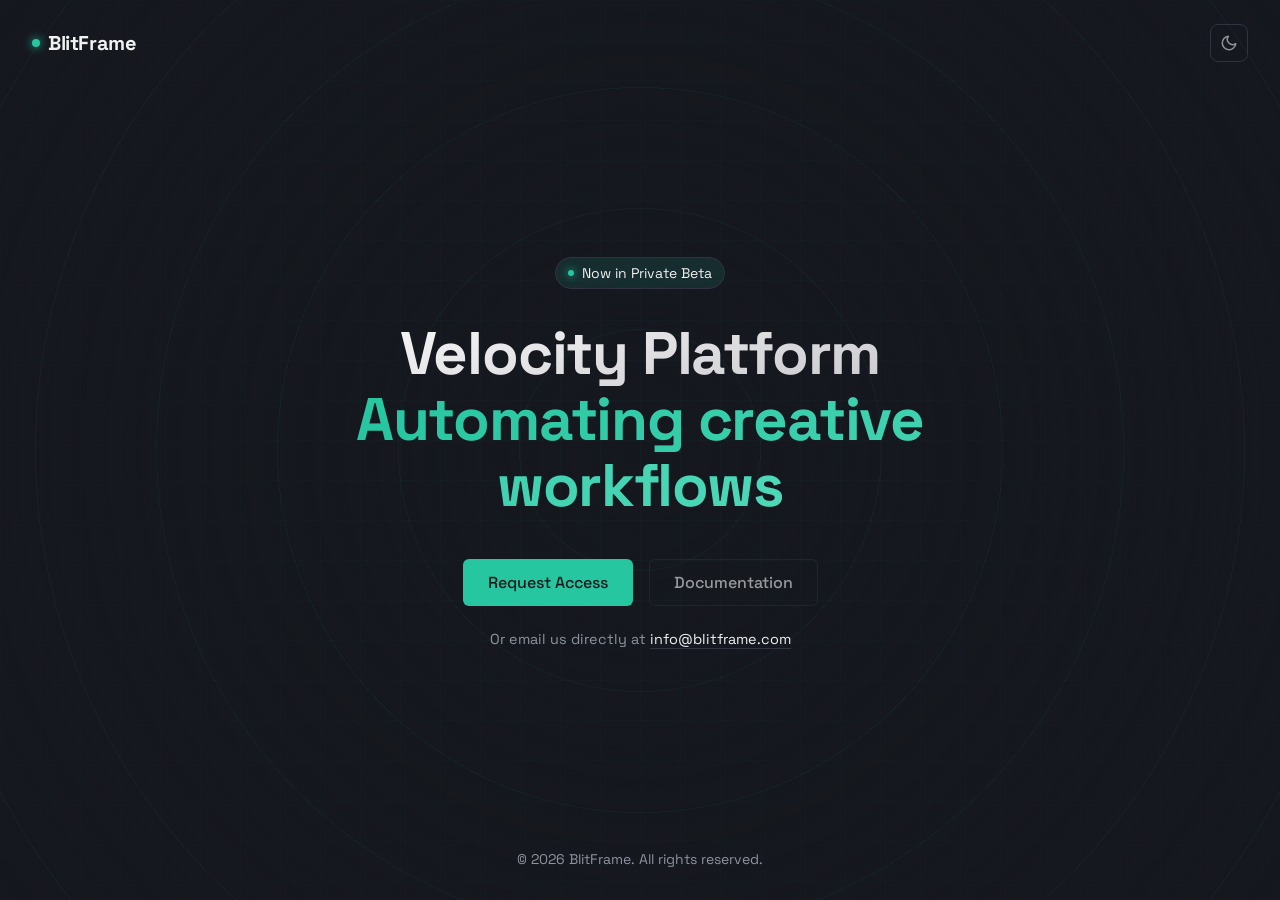
<file: index.html>
<!DOCTYPE html>
<html lang="en">

<head>
    <meta charset="UTF-8">
    <meta name="viewport" content="width=device-width, initial-scale=1.0">
    <meta name="description"
        content="Velocity - Mass Video Generation. The rendering engine for personalized video at scale.">
    <meta name="theme-color" content="#26c6a0">
    <title>Velocity | Private Beta</title>
    <!-- Theme (load early to prevent flash) -->
    <script src="theme.js"></script>
    <!-- Styles -->
    <link rel="stylesheet" href="styles.css?v=cachebust_004">
</head>

<body>
    <nav class="nav">
        <a href="#" class="logo">
            <div class="logo-dot"></div>
            BlitFrame
        </a>
        <button class="theme-toggle" onclick="toggleTheme()" aria-label="Toggle theme">
            <svg class="icon-moon" viewBox="0 0 24 24" fill="none" stroke="currentColor" stroke-width="2" stroke-linecap="round" stroke-linejoin="round"><path d="M21 12.79A9 9 0 1 1 11.21 3 7 7 0 0 0 21 12.79z"></path></svg>
            <svg class="icon-sun" viewBox="0 0 24 24" fill="none" stroke="currentColor" stroke-width="2" stroke-linecap="round" stroke-linejoin="round"><circle cx="12" cy="12" r="5"></circle><line x1="12" y1="1" x2="12" y2="3"></line><line x1="12" y1="21" x2="12" y2="23"></line><line x1="4.22" y1="4.22" x2="5.64" y2="5.64"></line><line x1="18.36" y1="18.36" x2="19.78" y2="19.78"></line><line x1="1" y1="12" x2="3" y2="12"></line><line x1="21" y1="12" x2="23" y2="12"></line><line x1="4.22" y1="19.78" x2="5.64" y2="18.36"></line><line x1="18.36" y1="5.64" x2="19.78" y2="4.22"></line></svg>
        </button>
    </nav>

    <main class="hero">
        <div class="badge">
            <div class="badge-dot"></div>
            Now in Private Beta
        </div>

        <h1>
            Velocity Platform<br>
            <span>Automating creative workflows</span>
        </h1>



        <div class="cta-group">
            <a href="#" id="openAccessBtn" class="btn btn-primary">
                Request Access
            </a>

            <!-- ENABLED DOCUMENTATION LINK (Uncomment to enable) -->
            <!-- <a href="docs.html" class="btn btn-secondary">
                Documentation
            </a> -->

            <!-- DISABLED DOCUMENTATION LINK (Comment out to enable) -->
            <a class="btn btn-secondary btn-disabled">
                Documentation
            </a>
        </div>

        <div class="contact-info">
            Or email us directly at <a href="mailto:info@blitframe.com">info@blitframe.com</a>
        </div>
    </main>


    <footer>
        &copy; 2026 BlitFrame. All rights reserved.
    </footer>

    <!-- Request Access Modal -->
    <div class="modal-backdrop" id="accessModal">
        <div class="modal">
            <button class="close-modal" id="closeModal">&times;</button>

            <div id="modalFormContent">
                <div class="modal-header">
                    <h2>Request Access</h2>
                    <p>Join the private beta waitlist.</p>
                </div>

                <!-- FORM: Replace ACTION_URL with your Formspree Endpoint -->
                <form id="accessForm" action="https://formspree.io/f/xbldwgwq" method="POST">
                    <div class="form-group">
                        <label class="form-label" for="name">Name</label>
                        <input type="text" id="name" name="name" class="form-input" required placeholder="Jane Doe">
                    </div>

                    <div class="form-group">
                        <label class="form-label" for="email">Work Email</label>
                        <input type="email" id="email" name="email" class="form-input" required
                            placeholder="jane@company.com">
                    </div>

                    <div class="form-group">
                        <label class="form-label" for="usecase">Intended Use Case</label>
                        <textarea id="usecase" name="message" class="form-input"
                            placeholder="We are building a video personalization tool for..."></textarea>
                    </div>

                    <button type="submit" class="btn btn-primary btn-block">Join Waitlist</button>
                </form>
            </div>

            <div id="modalSuccess" class="success-message">
                <span class="success-icon">✓</span>
                <h3>Request Sent!</h3>
                <p>Thanks for your interest. We'll be in touch shortly.</p>
                <button class="btn btn-secondary" onclick="closeModal()" style="margin-top: 1rem">Close</button>
            </div>
        </div>
    </div>

    <!-- Terms of Use Modal -->
    <div class="modal-backdrop" id="termsModal">
        <div class="modal">
            <div id="termsFormContent">
                <div class="modal-header">
                    <h2>Activate Access</h2>
                    <p>Please review and accept our documents to activate your API access.</p>
                </div>

                <div class="legal-links-container">
                    <a href="terms.html" target="_blank" class="legal-card">
                        <svg viewBox="0 0 24 24" fill="none" stroke="currentColor" stroke-width="2"
                            stroke-linecap="round" stroke-linejoin="round">
                            <path d="M14 2H6a2 2 0 0 0-2 2v16a2 2 0 0 0 2 2h12a2 2 0 0 0 2-2V8z"></path>
                            <polyline points="14 2 14 8 20 8"></polyline>
                            <line x1="16" y1="13" x2="8" y2="13"></line>
                            <line x1="16" y1="17" x2="8" y2="17"></line>
                            <polyline points="10 9 9 9 8 9"></polyline>
                        </svg>
                        <span>Terms of Service</span>
                        <div class="view-label">View Document</div>
                    </a>
                    <a href="privacy.html" target="_blank" class="legal-card">
                        <svg viewBox="0 0 24 24" fill="none" stroke="currentColor" stroke-width="2"
                            stroke-linecap="round" stroke-linejoin="round">
                            <path d="M12 22s8-4 8-10V5l-8-3-8 3v7c0 6 8 10 8 10z"></path>
                        </svg>
                        <span>Privacy Policy</span>
                        <div class="view-label">View Document</div>
                    </a>
                </div>

                <div class="form-group"
                    style="display: flex; align-items: flex-start; gap: 1rem; margin-bottom: 2rem; background: rgba(255,255,255,0.03); padding: 1.25rem; border-radius: 10px; border: 1px solid var(--border-color);">
                    <input type="checkbox" id="acceptTermsCheckbox"
                        style="width: 22px; height: 22px; accent-color: var(--primary); cursor: pointer; margin-top: 0.1rem; border-radius: 4px;">
                    <label for="acceptTermsCheckbox"
                        style="color: var(--text-muted); font-size: 0.9rem; line-height: 1.5; cursor: pointer;">
                        I confirm that I have read and agree to be bound by the <a href="terms.html" target="_blank"
                            style="color: var(--primary); font-weight: 500; text-decoration: none;">Terms of Service</a>
                        and the <a href="privacy.html" target="_blank"
                            style="color: var(--primary); font-weight: 500; text-decoration: none;">Privacy
                            Policy</a>.
                    </label>
                </div>

                <button id="acceptTermsBtn" class="btn btn-primary btn-block" disabled
                    style="width: 100%; height: 50px;">
                    Accept & Activate API Key
                </button>
            </div>

            <div id="termsSuccessContent" class="success-message">
                <div class="modal-header">
                    <div
                        style="width: 60px; height: 60px; background: rgba(34, 197, 94, 0.1); border-radius: 50%; display: flex; align-items: center; justify-content: center; margin: 0 auto 1.5rem; border: 1px solid rgba(34, 197, 94, 0.2);">
                        <svg viewBox="0 0 24 24" fill="none" stroke="#22c55e" stroke-width="3" stroke-linecap="round"
                            stroke-linejoin="round" style="width: 30px; height: 30px;">
                            <polyline points="20 6 9 17 4 12"></polyline>
                        </svg>
                    </div>
                    <h2>Activation Successful</h2>
                    <p>Welcome to Velocity. Copy and store your API key safely. You will not be able to retrieve it
                        again.</p>
                </div>

                <div
                    style="background: rgba(255,255,255,0.03); border: 1px solid var(--border-color); padding: 2rem; border-radius: 12px; margin: 2rem 0; position: relative; text-align: center;">
                    <div
                        style="font-size: 0.75rem; color: var(--text-muted); text-transform: uppercase; letter-spacing: 0.1em; margin-bottom: 1rem; font-weight: 600;">
                        Your Deployment API Key</div>
                    <code id="apiKeyDisplay"
                        style="font-family: monospace; color: var(--primary); font-size: 1.1rem; word-break: break-all; display: block; background: rgba(0,0,0,0.3); padding: 1.25rem; border-radius: 8px; border: 1px solid var(--code-border-color);">API_KEY_HERE</code>
                    <button onclick="copyApiKey()" class="btn btn-secondary" style="width: 100%; margin-top: 1.5rem;">
                        Copy API Key
                    </button>
                </div>

                <button class="btn btn-secondary btn-block" onclick="window.location.href='docs.html'"
                    style="padding: 1rem; border-radius: 8px;">
                    View Documentation
                </button>
            </div>
        </div>
    </div>

    <script>
        const modal = document.getElementById('accessModal');
        const openBtn = document.getElementById('openAccessBtn');
        const closeBtn = document.getElementById('closeModal');
        const form = document.getElementById('accessForm');
        const formContent = document.getElementById('modalFormContent');
        const successMsg = document.getElementById('modalSuccess');

        // Note: Replace this URL with your own Formspree Form ID
        // Currently using a placeholder ID 'xbldwgwq' just for structure
        const FORMSPREE_ENDPOINT = 'https://formspree.io/f/mqearpdn';

        function openModal(e) {
            e.preventDefault();
            modal.classList.add('active');
        }

        function closeModal() {
            modal.classList.remove('active');
            // Reset form after delay
            setTimeout(() => {
                form.reset();
                formContent.style.display = 'block';
                successMsg.style.display = 'none';
            }, 300);
        }

        openBtn.addEventListener('click', openModal);
        closeBtn.addEventListener('click', closeModal);

        // Close on backdrop click
        modal.addEventListener('click', (e) => {
            if (e.target === modal) closeModal();
        });

        // Handle Form Submission
        form.addEventListener('submit', async (e) => {
            e.preventDefault();

            // Business Email Validation
            const emailInput = document.getElementById('email');
            const email = emailInput.value.toLowerCase();
            const freeProviders = ['gmail.com', 'yahoo.com', 'hotmail.com', 'outlook.com', 'aol.com', 'icloud.com', 'protonmail.com', 'mail.com'];
            const domain = email.split('@')[1];

            if (freeProviders.includes(domain)) {
                alert("Please use a work email address (e.g. name@company.com). Free email providers are not accepted.");
                emailInput.focus();
                return;
            }

            const submitBtn = form.querySelector('button[type="submit"]');
            const originalText = submitBtn.textContent;

            submitBtn.textContent = 'Sending...';
            submitBtn.disabled = true;

            const formData = new FormData(form);

            try {
                const response = await fetch(FORMSPREE_ENDPOINT, {
                    method: 'POST',
                    body: formData,
                    headers: {
                        'Accept': 'application/json'
                    }
                });

                if (response.ok) {
                    formContent.style.display = 'none';
                    successMsg.style.display = 'block';
                } else {
                    alert("Oops! There was a problem submitting your form");
                }
            } catch (error) {
                alert("Oops! There was a problem submitting your form");
            } finally {
                submitBtn.textContent = originalText;
                submitBtn.disabled = false;
            }
        });

        // ===== Invitation Flow & Terms Acceptance =====
        const termsModal = document.getElementById('termsModal');
        const acceptTermsCheckbox = document.getElementById('acceptTermsCheckbox');
        const acceptTermsBtn = document.getElementById('acceptTermsBtn');
        const termsFormContent = document.getElementById('termsFormContent');
        const termsSuccessContent = document.getElementById('termsSuccessContent');
        const apiKeyDisplay = document.getElementById('apiKeyDisplay');

        const API_BASE_URL = 'https://api.blitframe.com';

        function copyApiKey() {
            const key = apiKeyDisplay.textContent;
            navigator.clipboard.writeText(key).then(() => {
                const copyBtn = document.querySelector('#termsSuccessContent button[onclick="copyApiKey()"]');
                const originalText = copyBtn.textContent;
                copyBtn.textContent = 'Copied!';
                setTimeout(() => copyBtn.textContent = originalText, 2000);
            });
        }

        function openTermsModal() {
            termsModal.classList.add('active');
        }

        function closeTermsModal() {
            termsModal.classList.remove('active');
            const url = new URL(window.location);
            url.searchParams.delete('token');
            url.searchParams.delete('type');
            window.history.replaceState({}, '', url);
        }

        window.addEventListener('load', () => {
            const params = new URLSearchParams(window.location.search);
            const token = params.get('token');
            const type = params.get('type');
            if (token && type === 'invite') {
                openTermsModal();
            }
        });

        acceptTermsCheckbox.addEventListener('change', () => {
            acceptTermsBtn.disabled = !acceptTermsCheckbox.checked;
        });

        acceptTermsBtn.addEventListener('click', async () => {
            const params = new URLSearchParams(window.location.search);
            const token = params.get('token');
            if (!token) return;

            const originalText = acceptTermsBtn.textContent;
            acceptTermsBtn.textContent = 'Activating...';
            acceptTermsBtn.disabled = true;

            try {
                const response = await fetch(`${API_BASE_URL}/auth/accept-terms-with-token`, {
                    method: 'POST',
                    headers: { 'Content-Type': 'application/json' },
                    body: JSON.stringify({ token })
                });

                if (response.ok) {
                    const data = await response.json();
                    apiKeyDisplay.textContent = data.apiKey;
                    termsFormContent.style.display = 'none';
                    termsSuccessContent.style.display = 'block';
                } else {
                    const data = await response.json();
                    alert(data.error || "Failed to activate access. The link may be expired.");
                    acceptTermsBtn.textContent = originalText;
                    acceptTermsBtn.disabled = false;
                }
            } catch (error) {
                alert("Connection error. Please try again later.");
                acceptTermsBtn.textContent = originalText;
                acceptTermsBtn.disabled = false;
            }
        });
    </script>
</body>

</html>
</file>
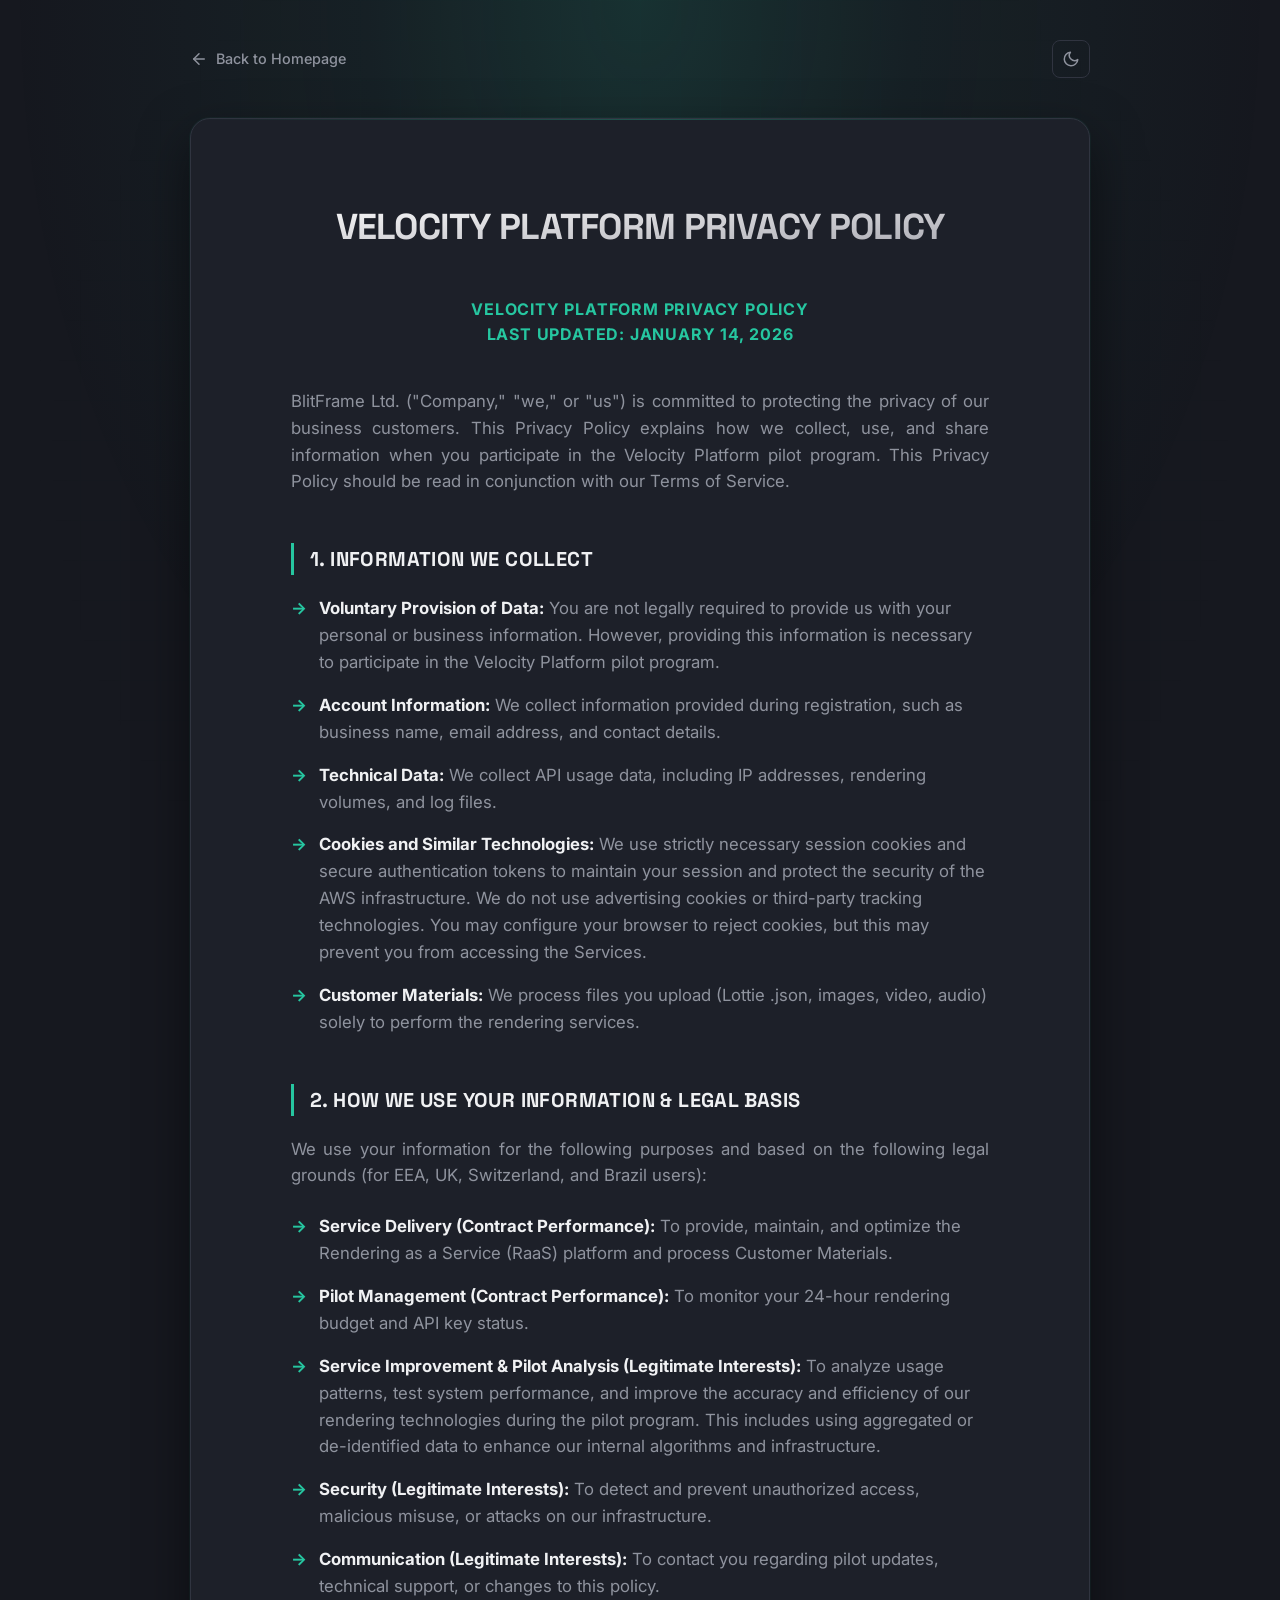
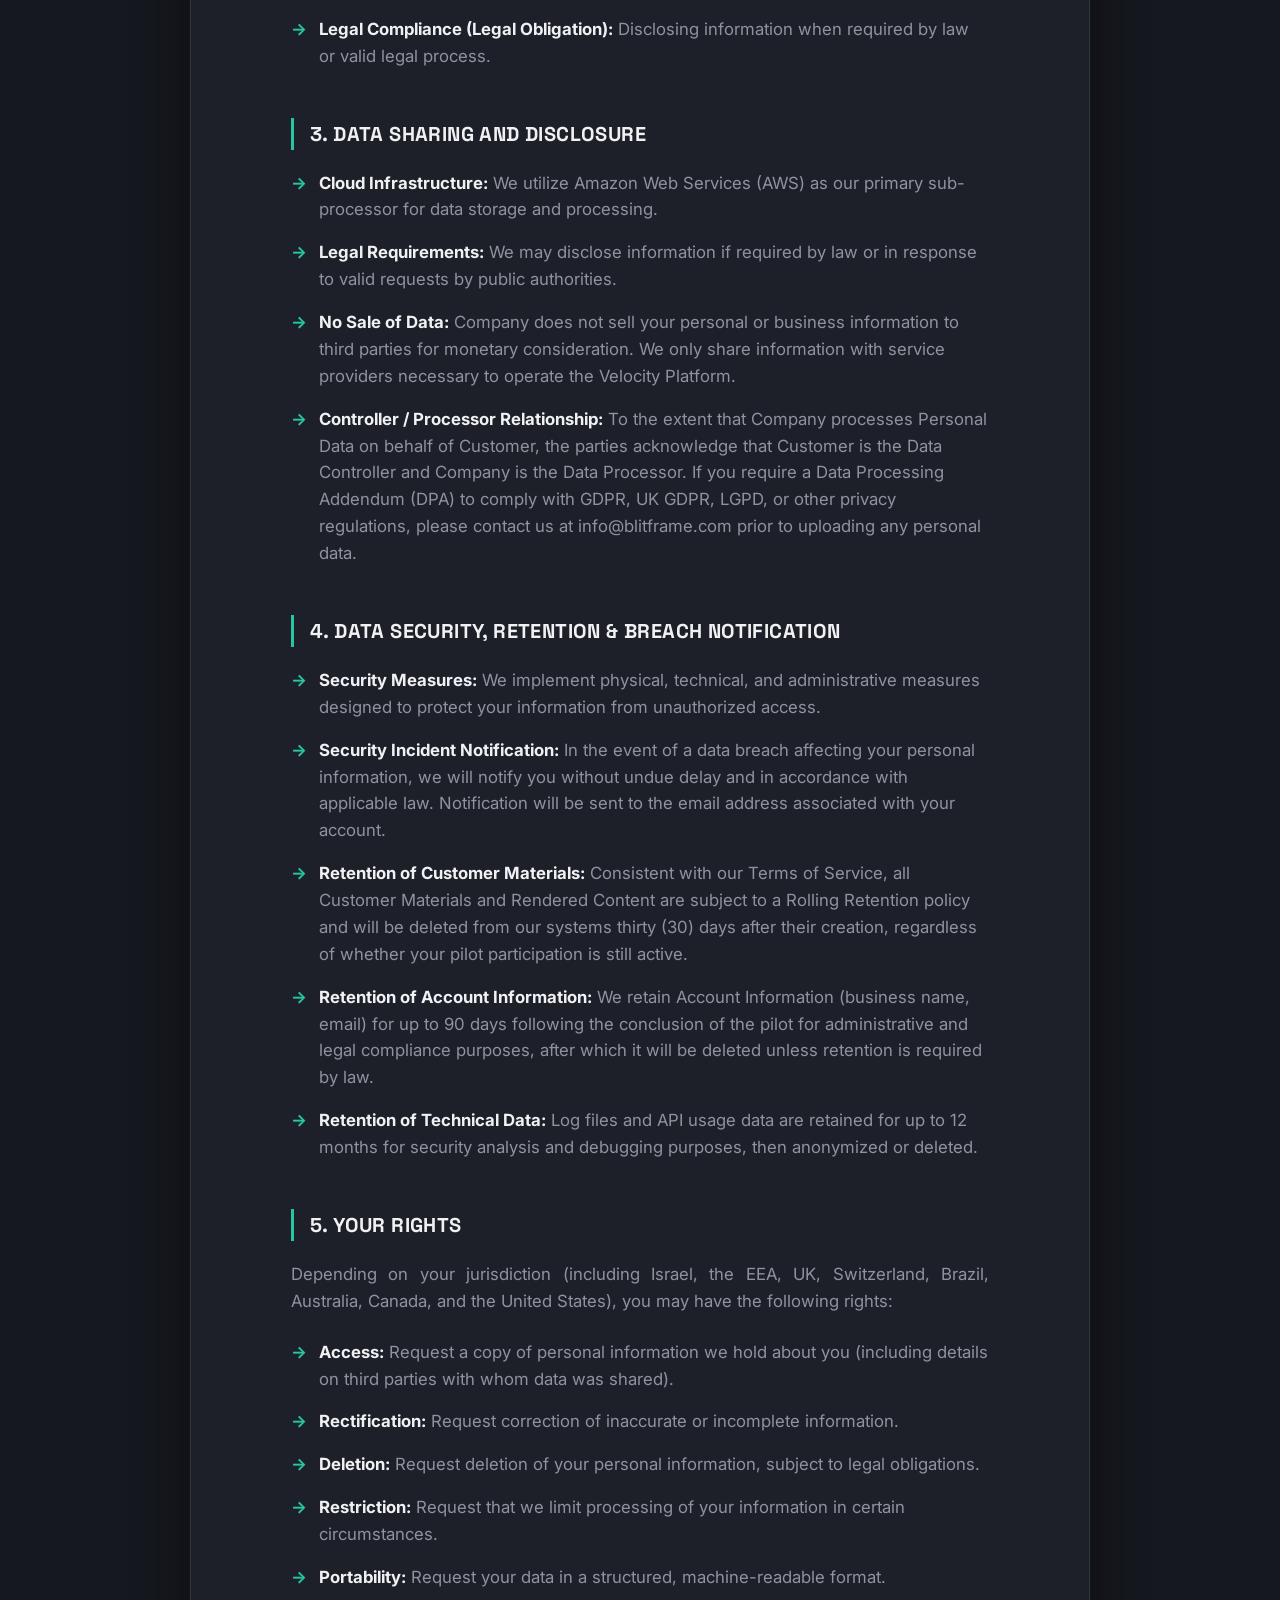
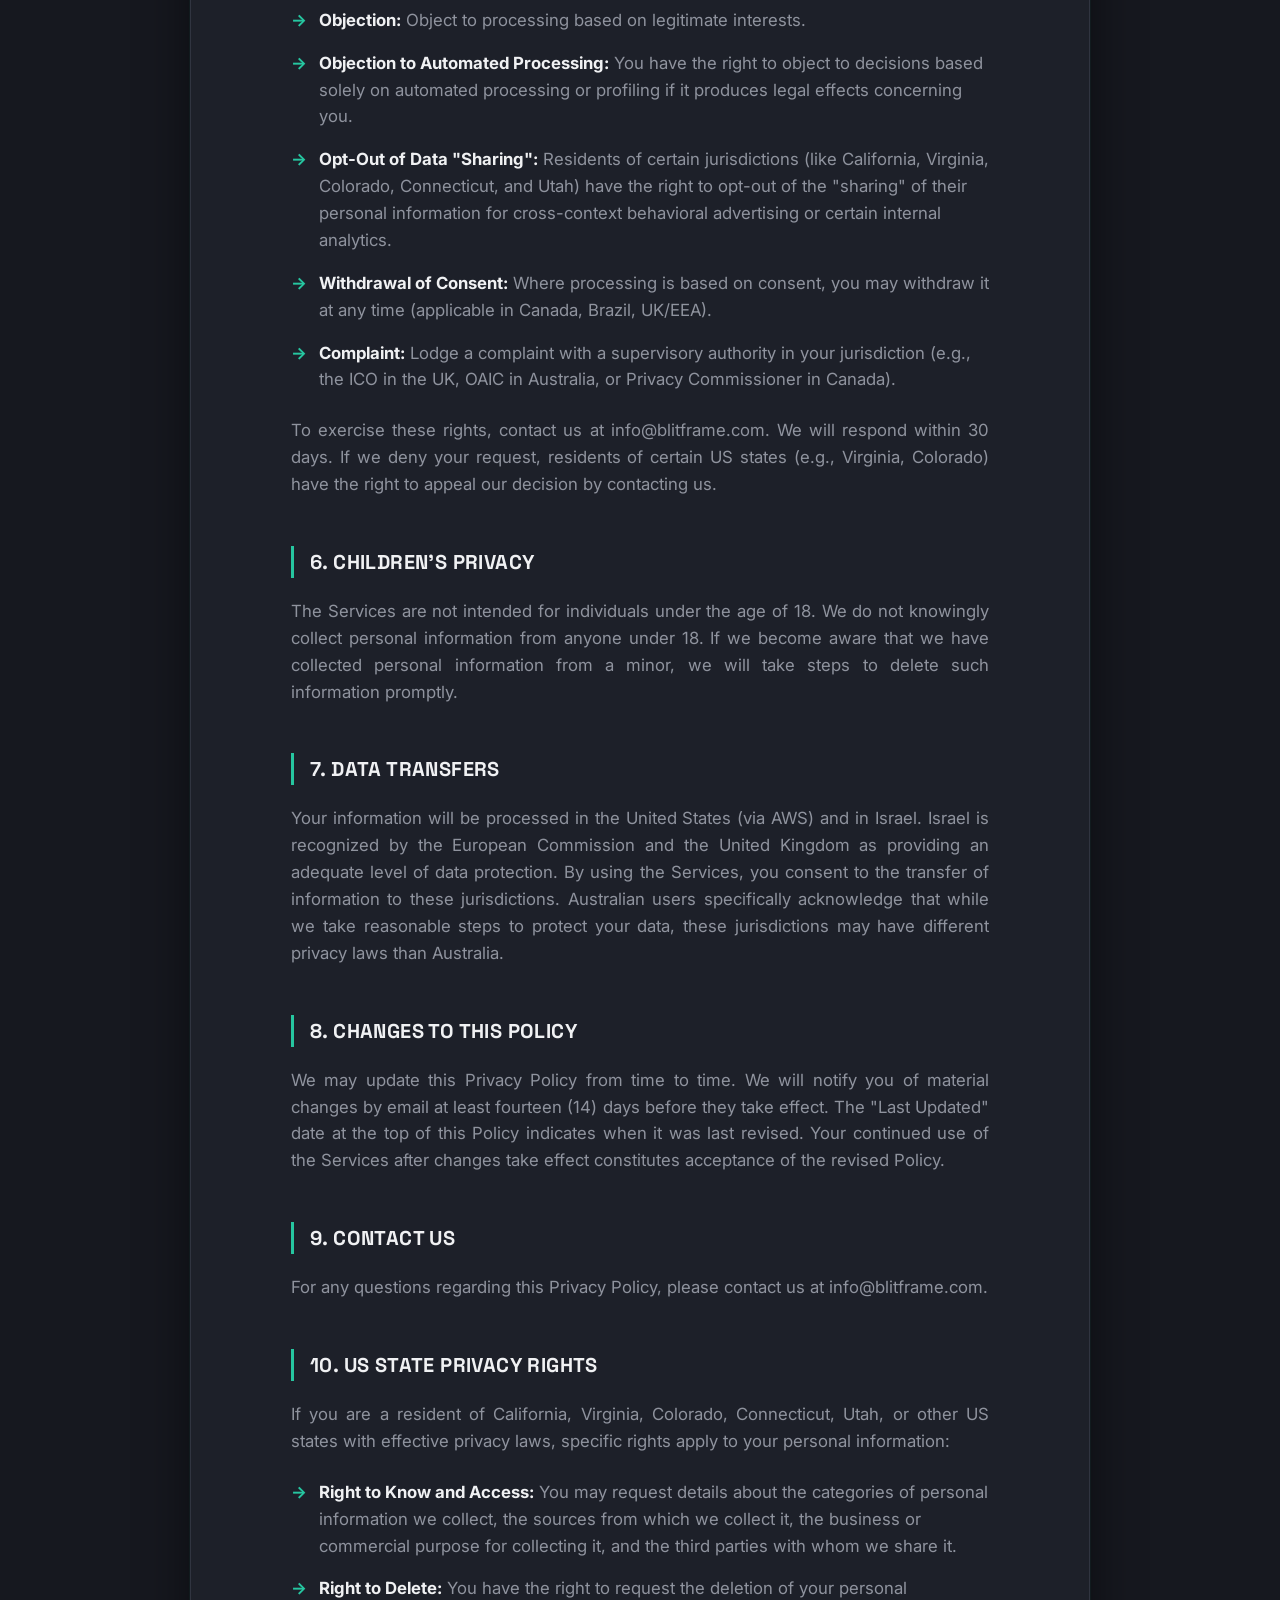
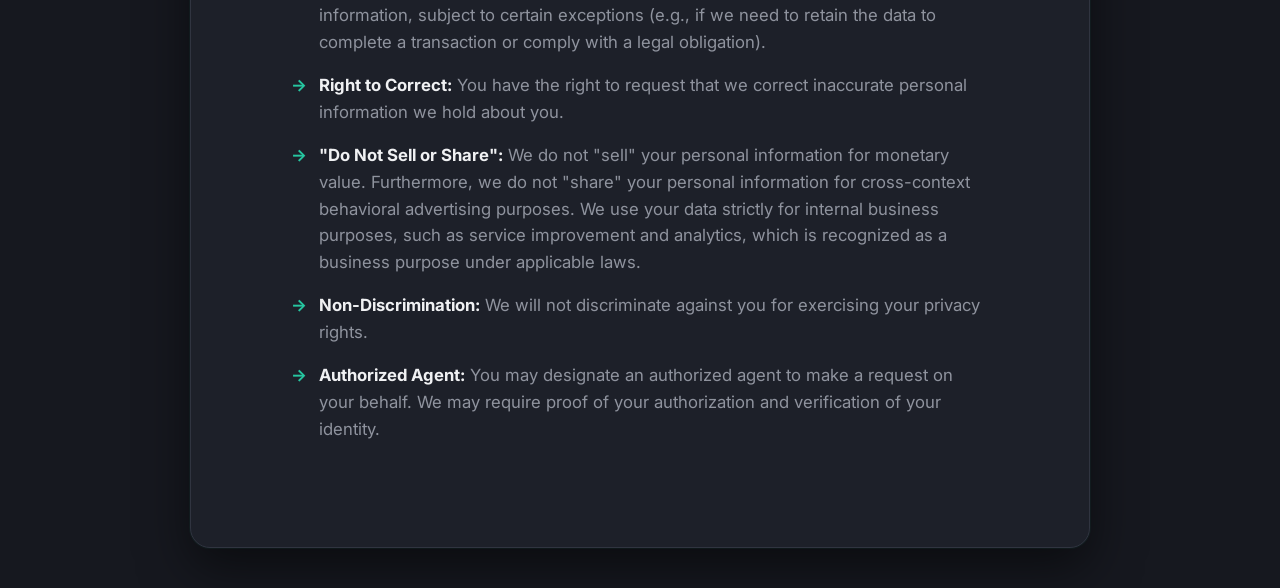
<file: privacy.html>
<!DOCTYPE html>
<html lang="en">

<head>
    <meta charset="UTF-8">
    <meta name="viewport" content="width=device-width, initial-scale=1.0">
    <title>Privacy Policy - Velocity</title>
    <!-- Theme (load early to prevent flash) -->
    <script src="theme.js"></script>
    <link rel="preconnect" href="https://fonts.googleapis.com">
    <link rel="preconnect" href="https://fonts.gstatic.com" crossorigin>
    <link
        href="https://fonts.googleapis.com/css2?family=Inter:wght@400;500;600;700&family=Space+Grotesk:wght@700&display=swap"
        rel="stylesheet">
    <style>
        :root {
            --primary: #26c6a0;
            --primary-foreground: #16181f;
            --background: #16181f;
            --foreground: #f0f1f3;
            --card: #1d2029;
            --card-elevated: #232633;
            --border: #303440;
            --muted: #2c2f38;
            --muted-foreground: #8f939e;
            --text-primary: #f0f1f3;
            --text-muted: #8f939e;
            --glow: rgba(38, 198, 160, 0.15);
            --grid-color: rgba(38, 198, 160, 0.03);
            --glow-accent: rgba(38, 198, 160, 0.3);
            --glow-subtle: rgba(38, 198, 160, 0.05);
            --page-shadow: rgba(0, 0, 0, 0.5);
        }

        .light {
            --primary: #1d9e80;
            --primary-foreground: #ffffff;
            --background: #f8f9fb;
            --foreground: #16181f;
            --card: #ffffff;
            --card-elevated: #f5f6f9;
            --border: #d4d8e2;
            --muted: #e8eaf0;
            --muted-foreground: #686d7a;
            --text-primary: #16181f;
            --text-muted: #686d7a;
            --glow: rgba(29, 158, 128, 0.06);
            --grid-color: rgba(29, 158, 128, 0.03);
            --glow-accent: rgba(29, 158, 128, 0.2);
            --glow-subtle: rgba(29, 158, 128, 0.03);
            --page-shadow: rgba(0, 0, 0, 0.08);
        }

        * {
            box-sizing: border-box;
            margin: 0;
            padding: 0;
        }

        body {
            font-family: 'Inter', -apple-system, BlinkMacSystemFont, 'Segoe UI', Roboto, sans-serif;
            background-color: var(--background);
            color: var(--text-primary);
            line-height: 1.6;
            padding: 40px 20px;
            position: relative;
            min-height: 100vh;
            transition: background-color 0.3s ease, color 0.3s ease;
        }

        /* Background Patterns */
        body::before {
            content: '';
            position: fixed;
            inset: 0;
            z-index: -1;
            background-image:
                linear-gradient(var(--grid-color) 1px, transparent 1px),
                linear-gradient(90deg, var(--grid-color) 1px, transparent 1px);
            background-size: 40px 40px;
            mask-image: radial-gradient(circle at 50% 50%, black, transparent 80%);
        }

        body::after {
            content: '';
            position: fixed;
            top: 0;
            left: 50%;
            transform: translateX(-50%);
            width: 100%;
            height: 100%;
            z-index: -1;
            background: radial-gradient(ellipse at 50% 0%,
                    var(--glow) 0%,
                    var(--glow-subtle) 30%,
                    transparent 70%);
            pointer-events: none;
        }

        .page-container {
            max-width: 900px;
            margin: 0 auto;
            position: relative;
            z-index: 10;
        }

        .page-header {
            display: flex;
            justify-content: space-between;
            align-items: center;
            margin-bottom: 2.5rem;
        }

        .back-link {
            display: inline-flex;
            align-items: center;
            gap: 0.5rem;
            color: var(--text-muted);
            text-decoration: none;
            font-size: 0.9rem;
            font-weight: 500;
            transition: color 0.2s;
        }

        .back-link:hover {
            color: var(--primary);
        }

        /* Theme Toggle */
        .page-theme-toggle {
            background: none;
            border: 1px solid var(--border);
            color: var(--text-muted);
            cursor: pointer;
            padding: 0.5rem;
            border-radius: 8px;
            display: flex;
            align-items: center;
            justify-content: center;
            transition: all 0.2s ease;
            width: 38px;
            height: 38px;
        }

        .page-theme-toggle:hover {
            color: var(--primary);
            border-color: var(--primary);
            background: var(--glow);
        }

        .page-theme-toggle svg {
            width: 18px;
            height: 18px;
        }

        .page-theme-toggle .icon-sun { display: none; }
        .page-theme-toggle .icon-moon { display: block; }
        .light .page-theme-toggle .icon-sun { display: block; }
        .light .page-theme-toggle .icon-moon { display: none; }

        .page {
            background: var(--card);
            padding: 80px 100px;
            border: 1px solid var(--border);
            border-radius: 20px;
            box-shadow:
                0 0 0 1px var(--glow-subtle),
                0 20px 50px var(--page-shadow);
            position: relative;
            overflow: hidden;
            transition: background-color 0.3s ease, border-color 0.3s ease;
        }

        .page::before {
            content: '';
            position: absolute;
            top: 0;
            left: 0;
            right: 0;
            height: 1px;
            background: linear-gradient(90deg, transparent, var(--glow-accent), transparent);
        }

        /* Typography */
        h1 {
            font-family: 'Space Grotesk', sans-serif;
            font-size: 2.25rem;
            text-align: center;
            margin-bottom: 2.5rem;
            text-transform: uppercase;
            letter-spacing: -0.02em;
            background: linear-gradient(to bottom right, #fff, #a1a1aa);
            background-clip: text;
            -webkit-background-clip: text;
            -webkit-text-fill-color: transparent;
        }

        .light h1 {
            background: linear-gradient(to bottom right, #16181f, #686d7a);
            background-clip: text;
            -webkit-background-clip: text;
            -webkit-text-fill-color: transparent;
        }

        .doc-header {
            font-weight: 700;
            text-transform: uppercase;
            margin-bottom: 2.5rem;
            font-size: 1rem;
            color: var(--primary);
            letter-spacing: 0.05em;
            text-align: center;
        }

        h2 {
            font-family: 'Space Grotesk', sans-serif;
            font-size: 1.25rem;
            font-weight: 700;
            text-transform: uppercase;
            margin: 3rem 0 1.25rem;
            color: var(--text-primary);
            letter-spacing: 0.02em;
            border-left: 3px solid var(--primary);
            padding-left: 1rem;
        }

        p {
            margin-bottom: 1.5rem;
            text-align: justify;
            color: var(--text-muted);
            font-size: 1.05rem;
        }

        ul {
            margin-bottom: 1.5rem;
            list-style-type: none;
        }

        li {
            margin-bottom: 1rem;
            padding-left: 28px;
            position: relative;
            color: var(--text-muted);
            font-size: 1.05rem;
        }

        li::before {
            content: "\2192";
            position: absolute;
            left: 0;
            color: var(--primary);
            font-weight: bold;
        }

        b,
        strong {
            font-weight: 700;
            color: var(--text-primary);
        }


        @media (max-width: 768px) {
            .page {
                padding: 50px 30px;
            }

            h1 {
                font-size: 1.75rem;
            }
        }
    </style>
</head>

<body>
    <div class="page-container">
        <div class="page-header">
            <a href="/" class="back-link">
                <svg viewBox="0 0 24 24" fill="none" stroke="currentColor" stroke-width="2" stroke-linecap="round"
                    stroke-linejoin="round" style="width: 18px; height: 18px;">
                    <line x1="19" y1="12" x2="5" y2="12"></line>
                    <polyline points="12 19 5 12 12 5"></polyline>
                </svg>
                Back to Homepage
            </a>
            <button class="page-theme-toggle" onclick="toggleTheme()" aria-label="Toggle theme">
                <svg class="icon-moon" viewBox="0 0 24 24" fill="none" stroke="currentColor" stroke-width="2" stroke-linecap="round" stroke-linejoin="round"><path d="M21 12.79A9 9 0 1 1 11.21 3 7 7 0 0 0 21 12.79z"></path></svg>
                <svg class="icon-sun" viewBox="0 0 24 24" fill="none" stroke="currentColor" stroke-width="2" stroke-linecap="round" stroke-linejoin="round"><circle cx="12" cy="12" r="5"></circle><line x1="12" y1="1" x2="12" y2="3"></line><line x1="12" y1="21" x2="12" y2="23"></line><line x1="4.22" y1="4.22" x2="5.64" y2="5.64"></line><line x1="18.36" y1="18.36" x2="19.78" y2="19.78"></line><line x1="1" y1="12" x2="3" y2="12"></line><line x1="21" y1="12" x2="23" y2="12"></line><line x1="4.22" y1="19.78" x2="5.64" y2="18.36"></line><line x1="18.36" y1="5.64" x2="19.78" y2="4.22"></line></svg>
            </button>
        </div>

        <article class="page">
            <h1>Velocity Platform Privacy Policy</h1>
            <div class="doc-header">VELOCITY PLATFORM PRIVACY POLICY<br>LAST UPDATED: JANUARY 14, 2026</div>

            <p>BlitFrame Ltd. ("Company," "we," or "us") is committed to protecting the privacy of our business customers.
                This
                Privacy Policy explains how we collect, use, and share information when you participate in the Velocity
                Platform pilot program. This Privacy Policy should be read in conjunction with our Terms of Service.</p>

            <h2>1. INFORMATION WE COLLECT</h2>
            <ul>
                <li><strong>Voluntary Provision of Data:</strong> You are not legally required to provide us with your
                    personal or business information. However, providing this information is necessary to participate in
                    the
                    Velocity Platform pilot program.</li>
                <li><strong>Account Information:</strong> We collect information provided during registration, such as
                    business name, email address, and contact details.</li>
                <li><strong>Technical Data:</strong> We collect API usage data, including IP addresses, rendering
                    volumes,
                    and log files.</li>
                <li><strong>Cookies and Similar Technologies:</strong> We use strictly necessary session cookies and
                    secure
                    authentication tokens to maintain your session and protect the security of the AWS infrastructure.
                    We do
                    not use advertising cookies or third-party tracking technologies. You may configure your browser to
                    reject cookies, but this may prevent you from accessing the Services.</li>
                <li><strong>Customer Materials:</strong> We process files you upload (Lottie .json, images, video,
                    audio)
                    solely to perform the rendering services.</li>
            </ul>

            <h2>2. HOW WE USE YOUR INFORMATION & LEGAL BASIS</h2>
            <p>We use your information for the following purposes and based on the following legal grounds (for EEA, UK,
                Switzerland, and Brazil users):</p>
            <ul>
                <li><strong>Service Delivery (Contract Performance):</strong> To provide, maintain, and optimize the
                    Rendering as a Service (RaaS) platform and process Customer Materials.</li>
                <li><strong>Pilot Management (Contract Performance):</strong> To monitor your 24-hour rendering budget
                    and
                    API key status.</li>
                <li><strong>Service Improvement & Pilot Analysis (Legitimate Interests):</strong> To analyze usage
                    patterns,
                    test system performance, and improve the accuracy and efficiency of our rendering technologies
                    during
                    the pilot program. This includes using aggregated or de-identified data to enhance our internal
                    algorithms and infrastructure.</li>
                <li><strong>Security (Legitimate Interests):</strong> To detect and prevent unauthorized access,
                    malicious
                    misuse, or attacks on our infrastructure.</li>
                <li><strong>Communication (Legitimate Interests):</strong> To contact you regarding pilot updates,
                    technical
                    support, or changes to this policy.</li>
                <li><strong>Legal Compliance (Legal Obligation):</strong> Disclosing information when required by law or
                    valid legal process.</li>
            </ul>

            <h2>3. DATA SHARING AND DISCLOSURE</h2>
            <ul>
                <li><strong>Cloud Infrastructure:</strong> We utilize Amazon Web Services (AWS) as our primary
                    sub-processor
                    for data storage and processing.</li>
                <li><strong>Legal Requirements:</strong> We may disclose information if required by law or in response
                    to
                    valid requests by public authorities.</li>
                <li><strong>No Sale of Data:</strong> Company does not sell your personal or business information to
                    third
                    parties for monetary consideration. We only share information with service providers necessary to
                    operate the Velocity Platform.</li>
                <li><strong>Controller / Processor Relationship:</strong> To the extent that Company processes Personal
                    Data
                    on behalf of Customer, the parties acknowledge that Customer is the Data Controller and Company is
                    the
                    Data Processor. If you require a Data Processing Addendum (DPA) to comply with GDPR, UK GDPR, LGPD,
                    or
                    other privacy regulations, please contact us at info@blitframe.com prior to uploading any personal data.
                </li>
            </ul>

            <h2>4. DATA SECURITY, RETENTION & BREACH NOTIFICATION</h2>
            <ul>
                <li><strong>Security Measures:</strong> We implement physical, technical, and administrative measures
                    designed to protect your information from unauthorized access.</li>
                <li><strong>Security Incident Notification:</strong> In the event of a data breach affecting your
                    personal
                    information, we will notify you without undue delay and in accordance with applicable law.
                    Notification
                    will be sent to the email address associated with your account.</li>
                <li><strong>Retention of Customer Materials:</strong> Consistent with our Terms of Service, all Customer
                    Materials and Rendered Content are subject to a Rolling Retention policy and will be deleted from
                    our
                    systems thirty (30) days after their creation, regardless of whether your pilot participation is
                    still
                    active.</li>
                <li><strong>Retention of Account Information:</strong> We retain Account Information (business name,
                    email)
                    for up to 90 days following the conclusion of the pilot for administrative and legal compliance
                    purposes, after which it will be deleted unless retention is required by law.</li>
                <li><strong>Retention of Technical Data:</strong> Log files and API usage data are retained for up to 12
                    months for security analysis and debugging purposes, then anonymized or deleted.</li>
            </ul>

            <h2>5. YOUR RIGHTS</h2>
            <p>Depending on your jurisdiction (including Israel, the EEA, UK, Switzerland, Brazil, Australia, Canada,
                and
                the United States), you may have the following rights:</p>
            <ul>
                <li><strong>Access:</strong> Request a copy of personal information we hold about you (including details
                    on
                    third parties with whom data was shared).</li>
                <li><strong>Rectification:</strong> Request correction of inaccurate or incomplete information.</li>
                <li><strong>Deletion:</strong> Request deletion of your personal information, subject to legal
                    obligations.
                </li>
                <li><strong>Restriction:</strong> Request that we limit processing of your information in certain
                    circumstances.</li>
                <li><strong>Portability:</strong> Request your data in a structured, machine-readable format.</li>
                <li><strong>Objection:</strong> Object to processing based on legitimate interests.</li>
                <li><strong>Objection to Automated Processing:</strong> You have the right to object to decisions based
                    solely on automated processing or profiling if it produces legal effects concerning you.</li>
                <li><strong>Opt-Out of Data "Sharing":</strong> Residents of certain jurisdictions (like California,
                    Virginia, Colorado, Connecticut, and Utah) have the right to opt-out of the "sharing" of their
                    personal
                    information for cross-context behavioral advertising or certain internal analytics.</li>
                <li><strong>Withdrawal of Consent:</strong> Where processing is based on consent, you may withdraw it at
                    any
                    time (applicable in Canada, Brazil, UK/EEA).</li>
                <li><strong>Complaint:</strong> Lodge a complaint with a supervisory authority in your jurisdiction
                    (e.g.,
                    the ICO in the UK, OAIC in Australia, or Privacy Commissioner in Canada).</li>
            </ul>
            <p>To exercise these rights, contact us at info@blitframe.com. We will respond within 30 days. If we deny your
                request, residents of certain US states (e.g., Virginia, Colorado) have the right to appeal our decision
                by
                contacting us.</p>

            <h2>6. CHILDREN'S PRIVACY</h2>
            <p>The Services are not intended for individuals under the age of 18. We do not knowingly collect personal
                information from anyone under 18. If we become aware that we have collected personal information from a
                minor, we will take steps to delete such information promptly.</p>

            <h2>7. DATA TRANSFERS</h2>
            <p>Your information will be processed in the United States (via AWS) and in Israel. Israel is recognized by
                the
                European Commission and the United Kingdom as providing an adequate level of data protection. By using
                the
                Services, you consent to the transfer of information to these jurisdictions. Australian users
                specifically
                acknowledge that while we take reasonable steps to protect your data, these jurisdictions may have
                different
                privacy laws than Australia.</p>

            <h2>8. CHANGES TO THIS POLICY</h2>
            <p>We may update this Privacy Policy from time to time. We will notify you of material changes by email at
                least
                fourteen (14) days before they take effect. The "Last Updated" date at the top of this Policy indicates
                when
                it was last revised. Your continued use of the Services after changes take effect constitutes acceptance
                of
                the revised Policy.</p>

            <h2>9. CONTACT US</h2>
            <p>For any questions regarding this Privacy Policy, please contact us at info@blitframe.com.</p>

            <h2>10. US STATE PRIVACY RIGHTS</h2>
            <p>If you are a resident of California, Virginia, Colorado, Connecticut, Utah, or other US states with
                effective
                privacy laws, specific rights apply to your personal information:</p>
            <ul>
                <li><strong>Right to Know and Access:</strong> You may request details about the categories of personal
                    information we collect, the sources from which we collect it, the business or commercial purpose for
                    collecting it, and the third parties with whom we share it.</li>
                <li><strong>Right to Delete:</strong> You have the right to request the deletion of your personal
                    information, subject to certain exceptions (e.g., if we need to retain the data to complete a
                    transaction or comply with a legal obligation).</li>
                <li><strong>Right to Correct:</strong> You have the right to request that we correct inaccurate personal
                    information we hold about you.</li>
                <li><strong>"Do Not Sell or Share":</strong> We do not "sell" your personal information for monetary
                    value.
                    Furthermore, we do not "share" your personal information for cross-context behavioral advertising
                    purposes. We use your data strictly for internal business purposes, such as service improvement and
                    analytics, which is recognized as a business purpose under applicable laws.</li>
                <li><strong>Non-Discrimination:</strong> We will not discriminate against you for exercising your
                    privacy
                    rights.</li>
                <li><strong>Authorized Agent:</strong> You may designate an authorized agent to make a request on your
                    behalf. We may require proof of your authorization and verification of your identity.</li>
            </ul>

        </article>
    </div>
</body>

</html>
</file>
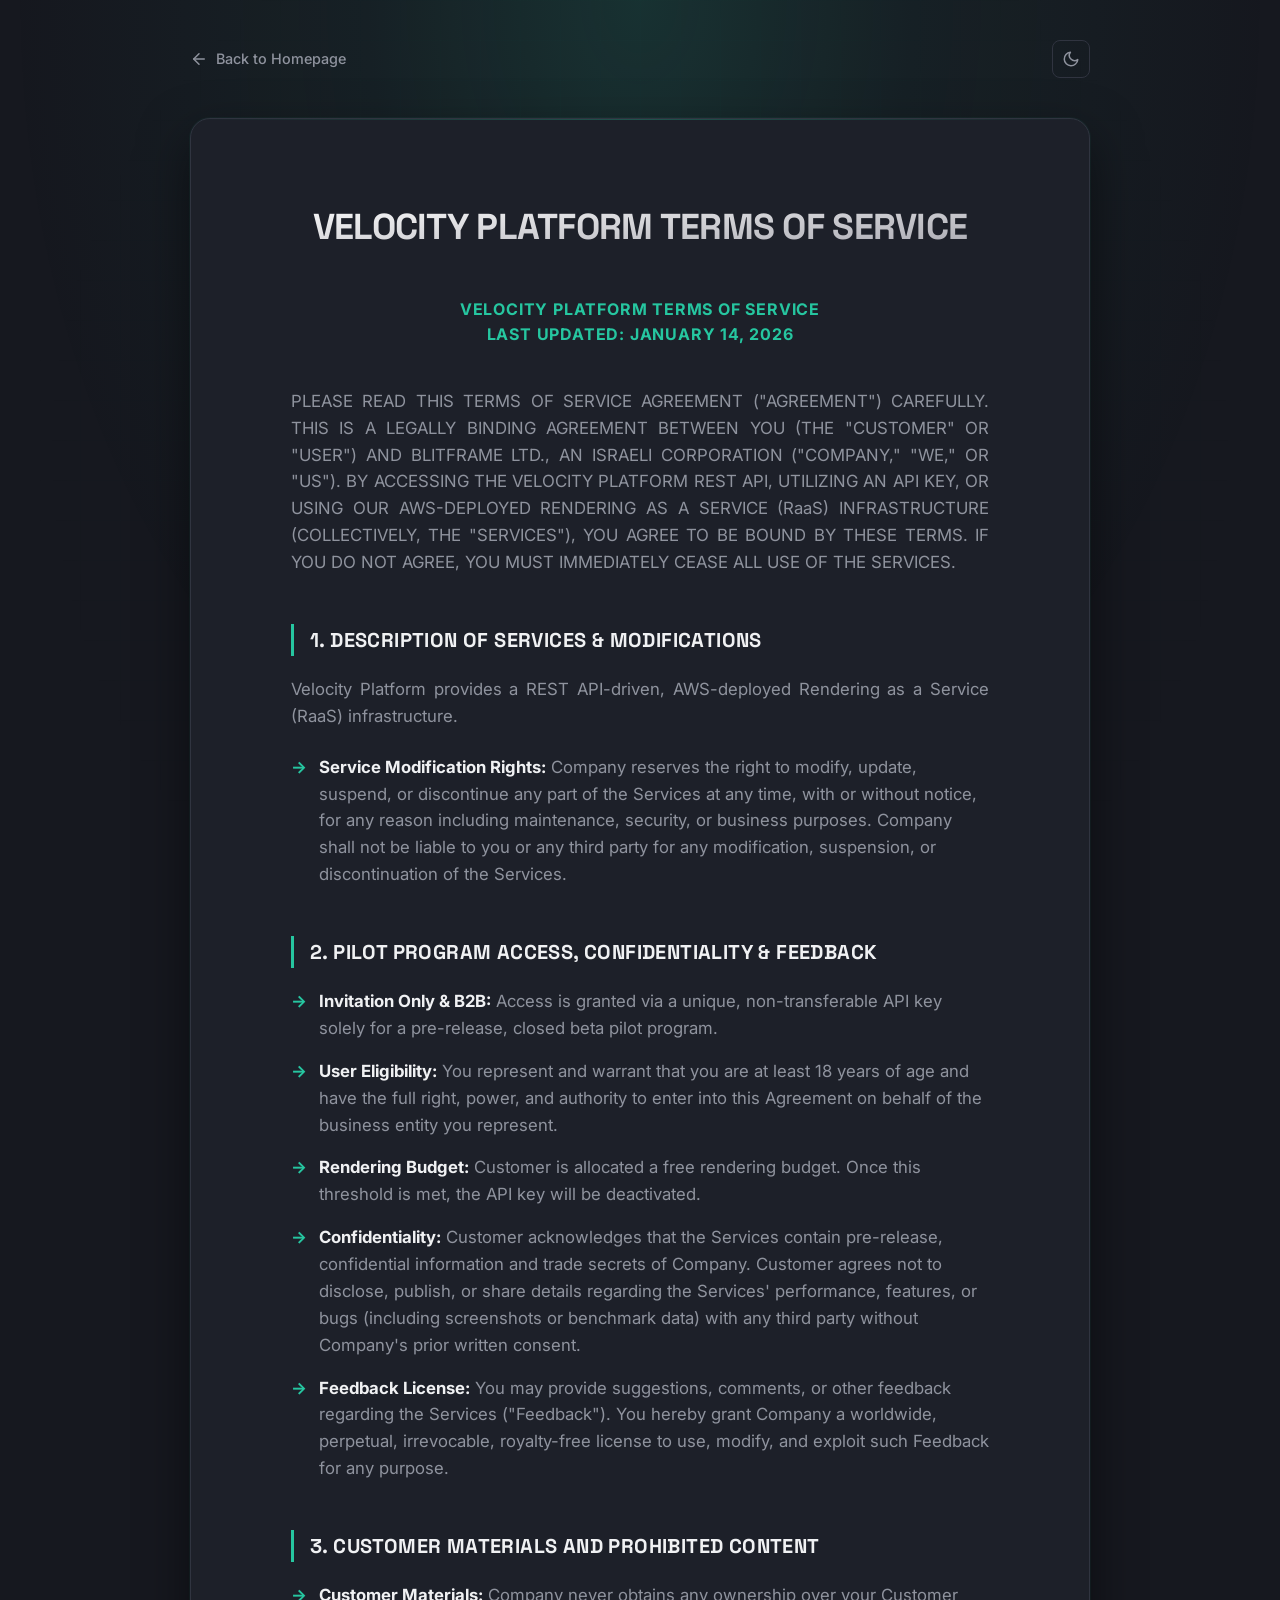
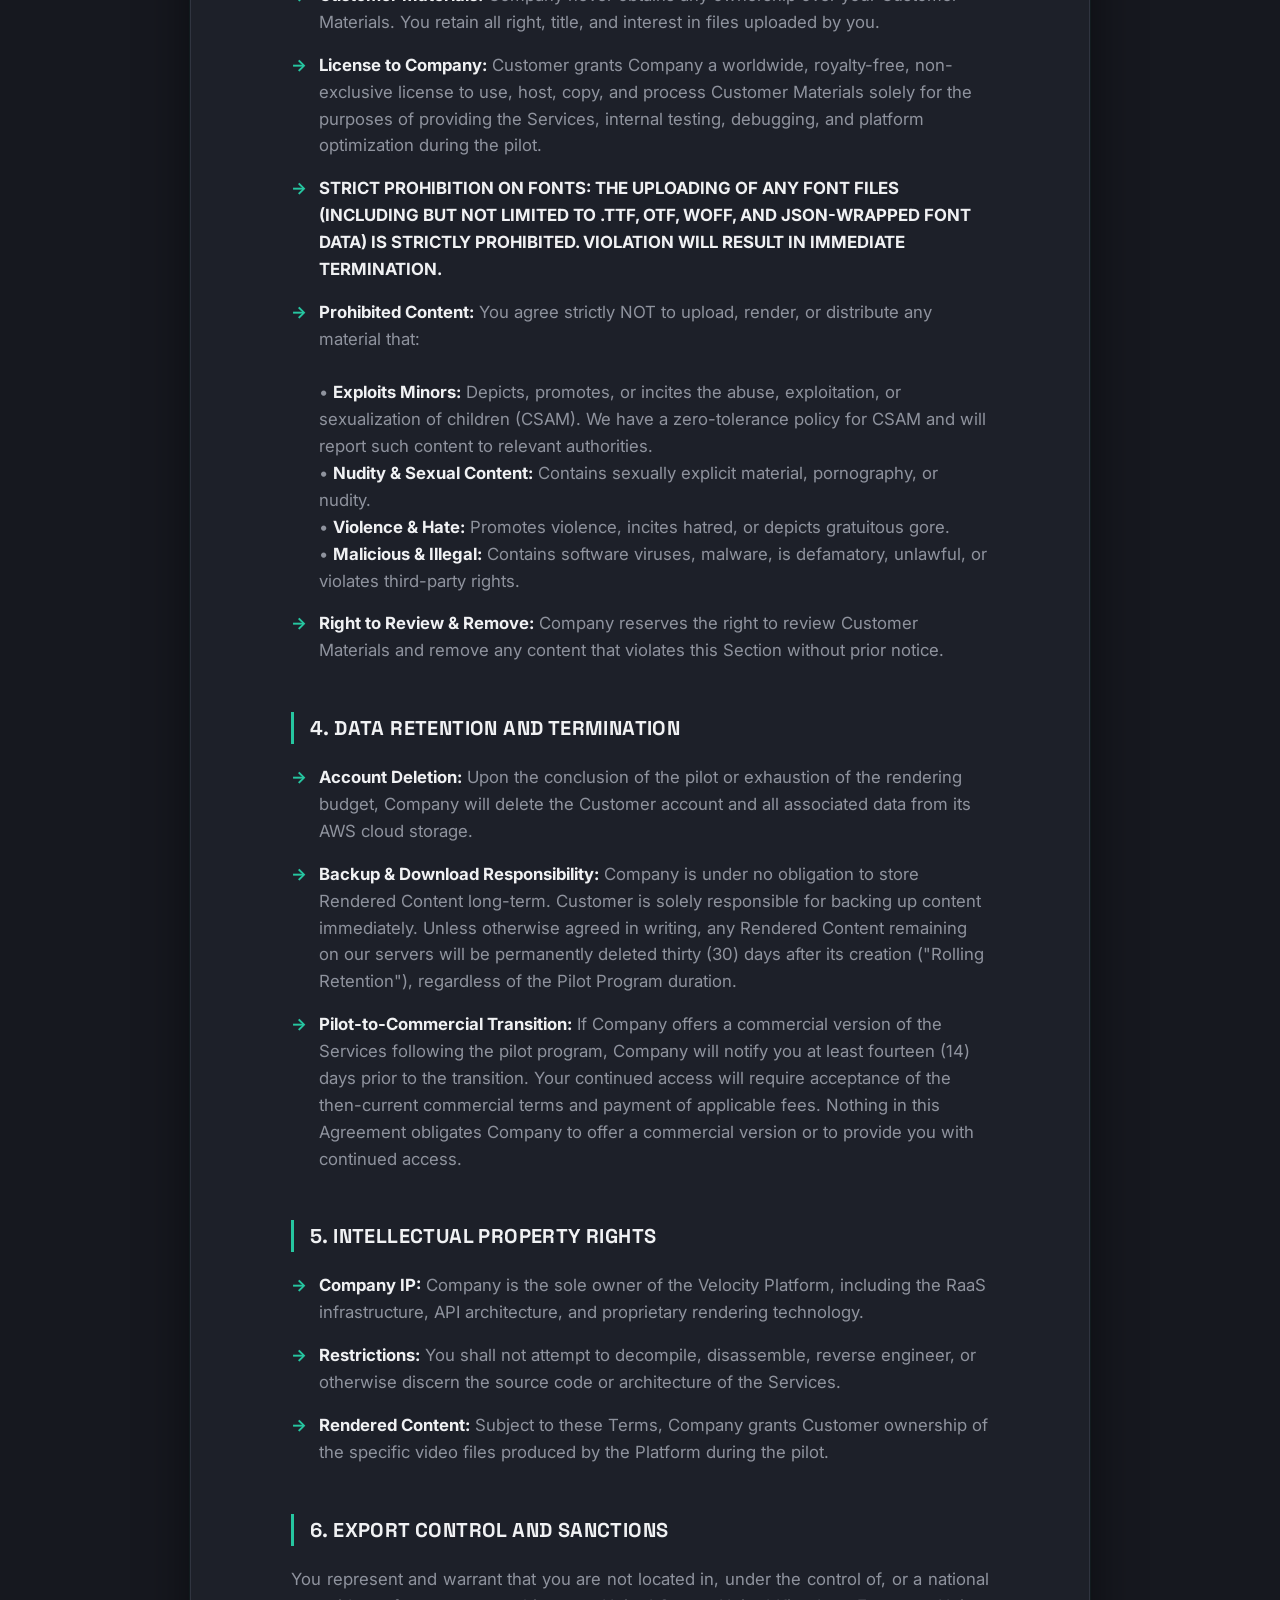
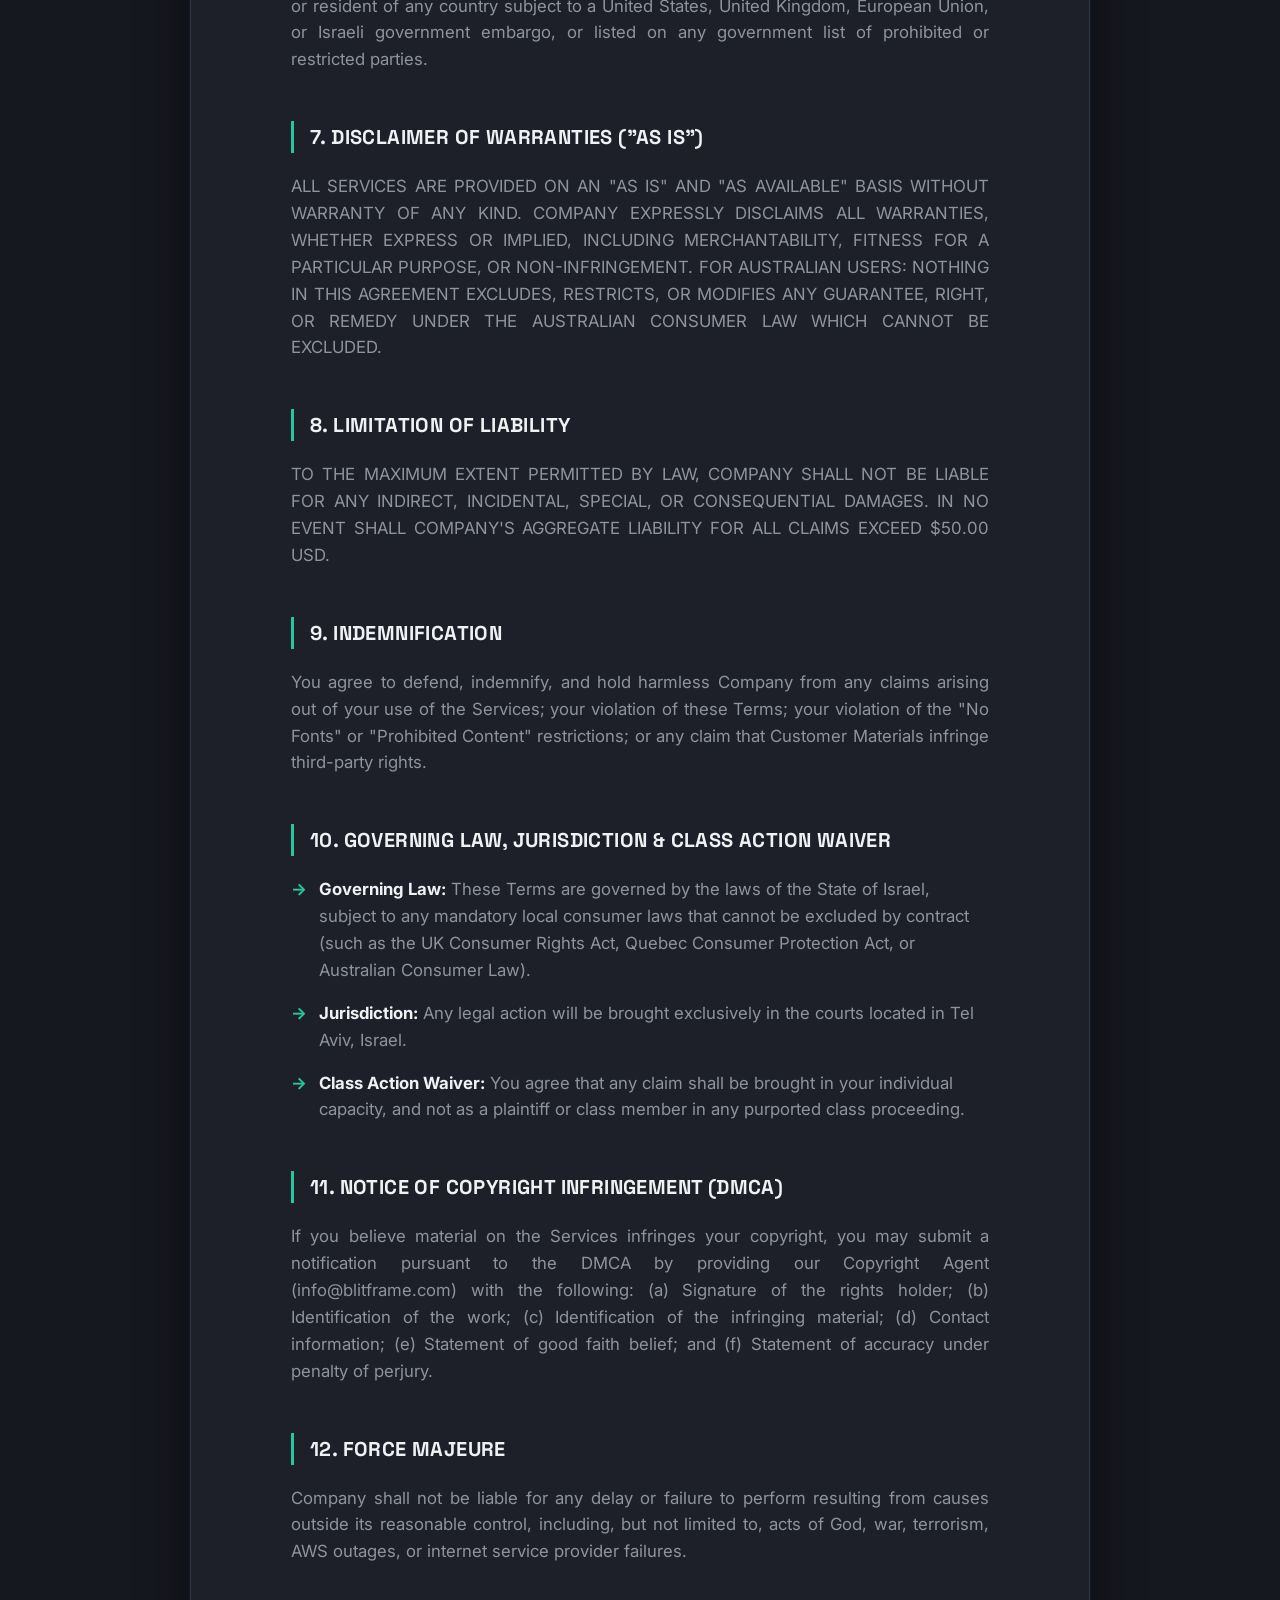
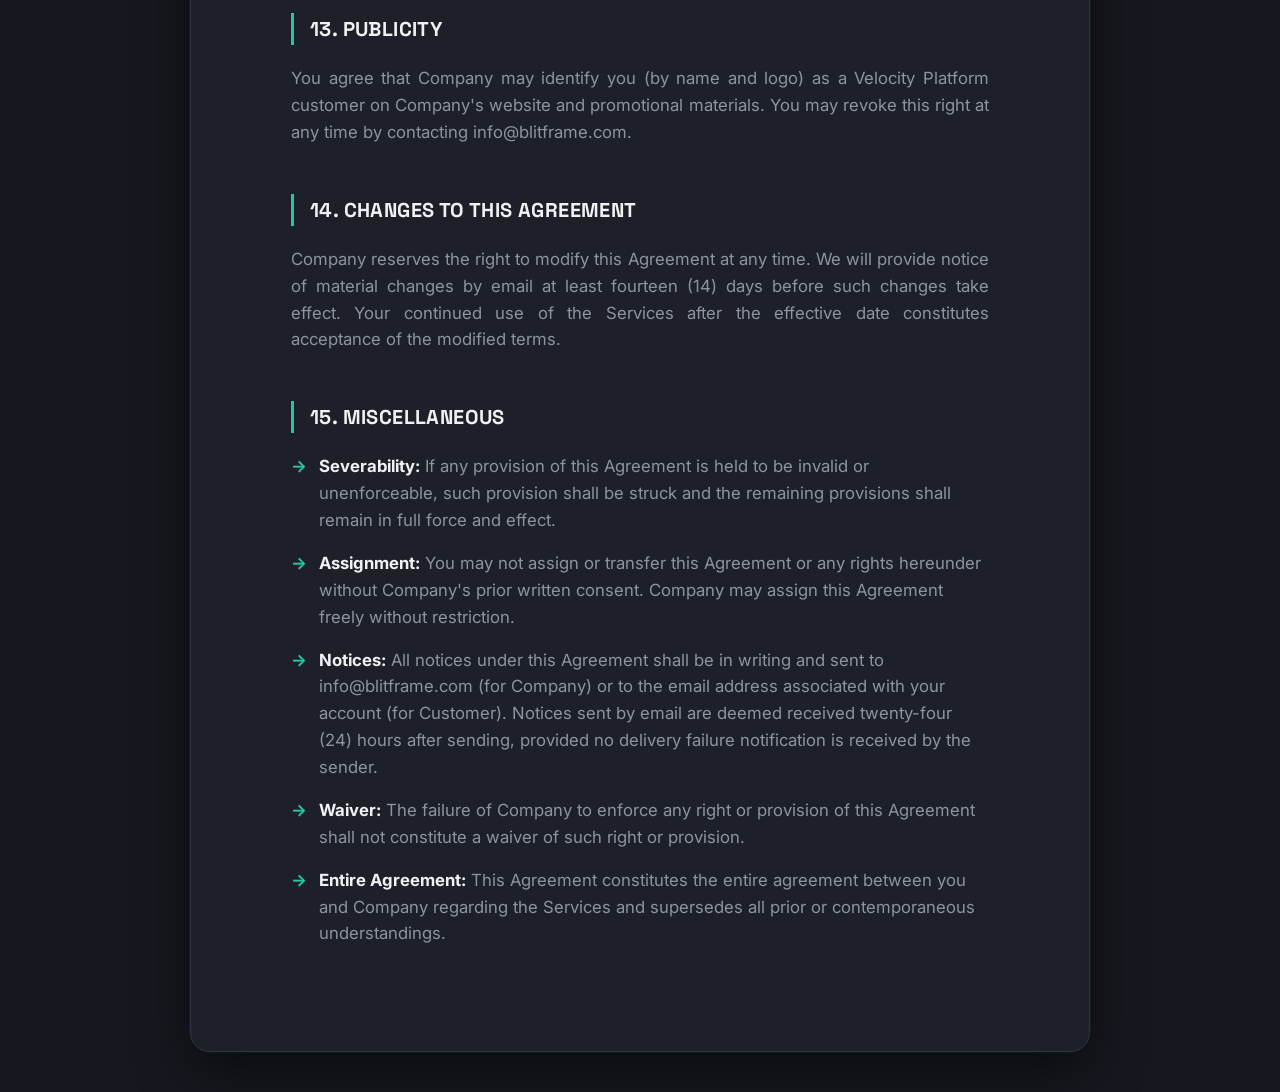
<file: terms.html>
<!DOCTYPE html>
<html lang="en">

<head>
    <meta charset="UTF-8">
    <meta name="viewport" content="width=device-width, initial-scale=1.0">
    <title>Terms of Service - Velocity</title>
    <!-- Theme (load early to prevent flash) -->
    <script src="theme.js"></script>
    <link rel="preconnect" href="https://fonts.googleapis.com">
    <link rel="preconnect" href="https://fonts.gstatic.com" crossorigin>
    <link
        href="https://fonts.googleapis.com/css2?family=Inter:wght@400;500;600;700&family=Space+Grotesk:wght@700&display=swap"
        rel="stylesheet">
    <style>
        :root {
            --primary: #26c6a0;
            --primary-foreground: #16181f;
            --background: #16181f;
            --foreground: #f0f1f3;
            --card: #1d2029;
            --card-elevated: #232633;
            --border: #303440;
            --muted: #2c2f38;
            --muted-foreground: #8f939e;
            --text-primary: #f0f1f3;
            --text-muted: #8f939e;
            --glow: rgba(38, 198, 160, 0.15);
            --grid-color: rgba(38, 198, 160, 0.03);
            --glow-accent: rgba(38, 198, 160, 0.3);
            --glow-subtle: rgba(38, 198, 160, 0.05);
            --page-shadow: rgba(0, 0, 0, 0.5);
        }

        .light {
            --primary: #1d9e80;
            --primary-foreground: #ffffff;
            --background: #f8f9fb;
            --foreground: #16181f;
            --card: #ffffff;
            --card-elevated: #f5f6f9;
            --border: #d4d8e2;
            --muted: #e8eaf0;
            --muted-foreground: #686d7a;
            --text-primary: #16181f;
            --text-muted: #686d7a;
            --glow: rgba(29, 158, 128, 0.06);
            --grid-color: rgba(29, 158, 128, 0.03);
            --glow-accent: rgba(29, 158, 128, 0.2);
            --glow-subtle: rgba(29, 158, 128, 0.03);
            --page-shadow: rgba(0, 0, 0, 0.08);
        }

        * {
            box-sizing: border-box;
            margin: 0;
            padding: 0;
        }

        body {
            font-family: 'Inter', -apple-system, BlinkMacSystemFont, 'Segoe UI', Roboto, sans-serif;
            background-color: var(--background);
            color: var(--text-primary);
            line-height: 1.6;
            padding: 40px 20px;
            position: relative;
            min-height: 100vh;
            transition: background-color 0.3s ease, color 0.3s ease;
        }

        /* Background Patterns */
        body::before {
            content: '';
            position: fixed;
            inset: 0;
            z-index: -1;
            background-image:
                linear-gradient(var(--grid-color) 1px, transparent 1px),
                linear-gradient(90deg, var(--grid-color) 1px, transparent 1px);
            background-size: 40px 40px;
            mask-image: radial-gradient(circle at 50% 50%, black, transparent 80%);
        }

        body::after {
            content: '';
            position: fixed;
            top: 0;
            left: 50%;
            transform: translateX(-50%);
            width: 100%;
            height: 100%;
            z-index: -1;
            background: radial-gradient(ellipse at 50% 0%,
                    var(--glow) 0%,
                    var(--glow-subtle) 30%,
                    transparent 70%);
            pointer-events: none;
        }

        .page-container {
            max-width: 900px;
            margin: 0 auto;
            position: relative;
            z-index: 10;
        }

        .page-header {
            display: flex;
            justify-content: space-between;
            align-items: center;
            margin-bottom: 2.5rem;
        }

        .back-link {
            display: inline-flex;
            align-items: center;
            gap: 0.5rem;
            color: var(--text-muted);
            text-decoration: none;
            font-size: 0.9rem;
            font-weight: 500;
            transition: color 0.2s;
        }

        .back-link:hover {
            color: var(--primary);
        }

        /* Theme Toggle */
        .page-theme-toggle {
            background: none;
            border: 1px solid var(--border);
            color: var(--text-muted);
            cursor: pointer;
            padding: 0.5rem;
            border-radius: 8px;
            display: flex;
            align-items: center;
            justify-content: center;
            transition: all 0.2s ease;
            width: 38px;
            height: 38px;
        }

        .page-theme-toggle:hover {
            color: var(--primary);
            border-color: var(--primary);
            background: var(--glow);
        }

        .page-theme-toggle svg {
            width: 18px;
            height: 18px;
        }

        .page-theme-toggle .icon-sun { display: none; }
        .page-theme-toggle .icon-moon { display: block; }
        .light .page-theme-toggle .icon-sun { display: block; }
        .light .page-theme-toggle .icon-moon { display: none; }

        .page {
            background: var(--card);
            padding: 80px 100px;
            border: 1px solid var(--border);
            border-radius: 20px;
            box-shadow:
                0 0 0 1px var(--glow-subtle),
                0 20px 50px var(--page-shadow);
            position: relative;
            overflow: hidden;
            transition: background-color 0.3s ease, border-color 0.3s ease;
        }

        .page::before {
            content: '';
            position: absolute;
            top: 0;
            left: 0;
            right: 0;
            height: 1px;
            background: linear-gradient(90deg, transparent, var(--glow-accent), transparent);
        }

        /* Typography */
        h1 {
            font-family: 'Space Grotesk', sans-serif;
            font-size: 2.25rem;
            text-align: center;
            margin-bottom: 2.5rem;
            text-transform: uppercase;
            letter-spacing: -0.02em;
            background: linear-gradient(to bottom right, #fff, #a1a1aa);
            background-clip: text;
            -webkit-background-clip: text;
            -webkit-text-fill-color: transparent;
        }

        .light h1 {
            background: linear-gradient(to bottom right, #16181f, #686d7a);
            background-clip: text;
            -webkit-background-clip: text;
            -webkit-text-fill-color: transparent;
        }

        .doc-header {
            font-weight: 700;
            text-transform: uppercase;
            margin-bottom: 2.5rem;
            font-size: 1rem;
            color: var(--primary);
            letter-spacing: 0.05em;
            text-align: center;
        }

        h2 {
            font-family: 'Space Grotesk', sans-serif;
            font-size: 1.25rem;
            font-weight: 700;
            text-transform: uppercase;
            margin: 3rem 0 1.25rem;
            color: var(--text-primary);
            letter-spacing: 0.02em;
            border-left: 3px solid var(--primary);
            padding-left: 1rem;
        }

        p {
            margin-bottom: 1.5rem;
            text-align: justify;
            color: var(--text-muted);
            font-size: 1.05rem;
        }

        ul {
            margin-bottom: 1.5rem;
            list-style-type: none;
        }

        li {
            margin-bottom: 1rem;
            padding-left: 28px;
            position: relative;
            color: var(--text-muted);
            font-size: 1.05rem;
        }

        li::before {
            content: "\2192";
            position: absolute;
            left: 0;
            color: var(--primary);
            font-weight: bold;
        }

        b,
        strong {
            font-weight: 700;
            color: var(--text-primary);
        }


        @media (max-width: 768px) {
            .page {
                padding: 50px 30px;
            }

            h1 {
                font-size: 1.75rem;
            }
        }
    </style>
</head>

<body>
    <div class="page-container">
        <div class="page-header">
            <a href="/" class="back-link">
                <svg viewBox="0 0 24 24" fill="none" stroke="currentColor" stroke-width="2" stroke-linecap="round"
                    stroke-linejoin="round" style="width: 18px; height: 18px;">
                    <line x1="19" y1="12" x2="5" y2="12"></line>
                    <polyline points="12 19 5 12 12 5"></polyline>
                </svg>
                Back to Homepage
            </a>
            <button class="page-theme-toggle" onclick="toggleTheme()" aria-label="Toggle theme">
                <svg class="icon-moon" viewBox="0 0 24 24" fill="none" stroke="currentColor" stroke-width="2" stroke-linecap="round" stroke-linejoin="round"><path d="M21 12.79A9 9 0 1 1 11.21 3 7 7 0 0 0 21 12.79z"></path></svg>
                <svg class="icon-sun" viewBox="0 0 24 24" fill="none" stroke="currentColor" stroke-width="2" stroke-linecap="round" stroke-linejoin="round"><circle cx="12" cy="12" r="5"></circle><line x1="12" y1="1" x2="12" y2="3"></line><line x1="12" y1="21" x2="12" y2="23"></line><line x1="4.22" y1="4.22" x2="5.64" y2="5.64"></line><line x1="18.36" y1="18.36" x2="19.78" y2="19.78"></line><line x1="1" y1="12" x2="3" y2="12"></line><line x1="21" y1="12" x2="23" y2="12"></line><line x1="4.22" y1="19.78" x2="5.64" y2="18.36"></line><line x1="18.36" y1="5.64" x2="19.78" y2="4.22"></line></svg>
            </button>
        </div>

        <article class="page">
            <h1>Velocity Platform Terms of Service</h1>
            <div class="doc-header">VELOCITY PLATFORM TERMS OF SERVICE<br>LAST UPDATED: JANUARY 14, 2026</div>

            <p>PLEASE READ THIS TERMS OF SERVICE AGREEMENT ("AGREEMENT") CAREFULLY. THIS IS A LEGALLY BINDING AGREEMENT
                BETWEEN YOU (THE "CUSTOMER" OR "USER") AND BLITFRAME LTD., AN ISRAELI CORPORATION ("COMPANY," "WE," OR
                "US"). BY
                ACCESSING THE VELOCITY PLATFORM REST API, UTILIZING AN API KEY, OR USING OUR AWS-DEPLOYED RENDERING AS A
                SERVICE (RaaS) INFRASTRUCTURE (COLLECTIVELY, THE "SERVICES"), YOU AGREE TO BE BOUND BY THESE TERMS. IF
                YOU
                DO NOT AGREE, YOU MUST IMMEDIATELY CEASE ALL USE OF THE SERVICES.</p>

            <h2>1. DESCRIPTION OF SERVICES & MODIFICATIONS</h2>
            <p>Velocity Platform provides a REST API-driven, AWS-deployed Rendering as a Service (RaaS) infrastructure.
            </p>
            <ul>
                <li><strong>Service Modification Rights:</strong> Company reserves the right to modify, update, suspend,
                    or
                    discontinue any part of the Services at any time, with or without notice, for any reason including
                    maintenance, security, or business purposes. Company shall not be liable to you or any third party
                    for
                    any modification, suspension, or discontinuation of the Services.</li>
            </ul>

            <h2>2. PILOT PROGRAM ACCESS, CONFIDENTIALITY & FEEDBACK</h2>
            <ul>
                <li><strong>Invitation Only & B2B:</strong> Access is granted via a unique, non-transferable API key
                    solely
                    for a pre-release, closed beta pilot program.</li>
                <li><strong>User Eligibility:</strong> You represent and warrant that you are at least 18 years of age
                    and
                    have the full right, power, and authority to enter into this Agreement on behalf of the business
                    entity
                    you represent.</li>
                <li><strong>Rendering Budget:</strong> Customer is allocated a free rendering budget. Once this
                    threshold is
                    met, the API key will be deactivated.</li>
                <li><strong>Confidentiality:</strong> Customer acknowledges that the Services contain pre-release,
                    confidential information and trade secrets of Company. Customer agrees not to disclose, publish, or
                    share details regarding the Services' performance, features, or bugs (including screenshots or
                    benchmark
                    data) with any third party without Company's prior written consent.</li>
                <li><strong>Feedback License:</strong> You may provide suggestions, comments, or other feedback
                    regarding
                    the Services ("Feedback"). You hereby grant Company a worldwide, perpetual, irrevocable,
                    royalty-free
                    license to use, modify, and exploit such Feedback for any purpose.</li>
            </ul>

            <h2>3. CUSTOMER MATERIALS AND PROHIBITED CONTENT</h2>
            <ul>
                <li><strong>Customer Materials:</strong> Company never obtains any ownership over your Customer
                    Materials.
                    You retain all right, title, and interest in files uploaded by you.</li>
                <li><strong>License to Company:</strong> Customer grants Company a worldwide, royalty-free,
                    non-exclusive
                    license to use, host, copy, and process Customer Materials solely for the purposes of providing the
                    Services, internal testing, debugging, and platform optimization during the pilot.</li>
                <li><strong>STRICT PROHIBITION ON FONTS: THE UPLOADING OF ANY FONT FILES (INCLUDING BUT NOT LIMITED TO
                        .TTF,
                        OTF, WOFF, AND JSON-WRAPPED FONT DATA) IS STRICTLY PROHIBITED. VIOLATION WILL RESULT IN
                        IMMEDIATE
                        TERMINATION.</strong></li>
                <li><strong>Prohibited Content:</strong> You agree strictly NOT to upload, render, or distribute any
                    material that:
                    <br><br>
                    • <strong>Exploits Minors:</strong> Depicts, promotes, or incites the abuse, exploitation, or
                    sexualization of children (CSAM). We have a zero-tolerance policy for CSAM and will report such
                    content
                    to relevant authorities.<br>
                    • <strong>Nudity & Sexual Content:</strong> Contains sexually explicit material, pornography, or
                    nudity.<br>
                    • <strong>Violence & Hate:</strong> Promotes violence, incites hatred, or depicts gratuitous
                    gore.<br>
                    • <strong>Malicious & Illegal:</strong> Contains software viruses, malware, is defamatory, unlawful,
                    or
                    violates third-party rights.
                </li>
                <li><strong>Right to Review & Remove:</strong> Company reserves the right to review Customer Materials
                    and
                    remove any content that violates this Section without prior notice.</li>
            </ul>

            <h2>4. DATA RETENTION AND TERMINATION</h2>
            <ul>
                <li><strong>Account Deletion:</strong> Upon the conclusion of the pilot or exhaustion of the rendering
                    budget, Company will delete the Customer account and all associated data from its AWS cloud storage.
                </li>
                <li><strong>Backup & Download Responsibility:</strong> Company is under no obligation to store Rendered
                    Content long-term. Customer is solely responsible for backing up content immediately. Unless
                    otherwise
                    agreed in writing, any Rendered Content remaining on our servers will be permanently deleted thirty
                    (30)
                    days after its creation ("Rolling Retention"), regardless of the Pilot Program duration.</li>
                <li><strong>Pilot-to-Commercial Transition:</strong> If Company offers a commercial version of the
                    Services
                    following the pilot program, Company will notify you at least fourteen (14) days prior to the
                    transition. Your continued access will require acceptance of the then-current commercial terms and
                    payment of applicable fees. Nothing in this Agreement obligates Company to offer a commercial
                    version or
                    to provide you with continued access.</li>
            </ul>

            <h2>5. INTELLECTUAL PROPERTY RIGHTS</h2>
            <ul>
                <li><strong>Company IP:</strong> Company is the sole owner of the Velocity Platform, including the RaaS
                    infrastructure, API architecture, and proprietary rendering technology.</li>
                <li><strong>Restrictions:</strong> You shall not attempt to decompile, disassemble, reverse engineer, or
                    otherwise discern the source code or architecture of the Services.</li>
                <li><strong>Rendered Content:</strong> Subject to these Terms, Company grants Customer ownership of the
                    specific video files produced by the Platform during the pilot.</li>
            </ul>

            <h2>6. EXPORT CONTROL AND SANCTIONS</h2>
            <p>You represent and warrant that you are not located in, under the control of, or a national or resident of
                any
                country subject to a United States, United Kingdom, European Union, or Israeli government embargo, or
                listed
                on any government list of prohibited or restricted parties.</p>

            <h2>7. DISCLAIMER OF WARRANTIES ("AS IS")</h2>
            <p>ALL SERVICES ARE PROVIDED ON AN "AS IS" AND "AS AVAILABLE" BASIS WITHOUT WARRANTY OF ANY KIND. COMPANY
                EXPRESSLY DISCLAIMS ALL WARRANTIES, WHETHER EXPRESS OR IMPLIED, INCLUDING MERCHANTABILITY, FITNESS FOR A
                PARTICULAR PURPOSE, OR NON-INFRINGEMENT. FOR AUSTRALIAN USERS: NOTHING IN THIS AGREEMENT EXCLUDES,
                RESTRICTS, OR MODIFIES ANY GUARANTEE, RIGHT, OR REMEDY UNDER THE AUSTRALIAN CONSUMER LAW WHICH CANNOT BE
                EXCLUDED.</p>

            <h2>8. LIMITATION OF LIABILITY</h2>
            <p>TO THE MAXIMUM EXTENT PERMITTED BY LAW, COMPANY SHALL NOT BE LIABLE FOR ANY INDIRECT, INCIDENTAL,
                SPECIAL, OR
                CONSEQUENTIAL DAMAGES. IN NO EVENT SHALL COMPANY'S AGGREGATE LIABILITY FOR ALL CLAIMS EXCEED $50.00 USD.
            </p>

            <h2>9. INDEMNIFICATION</h2>
            <p>You agree to defend, indemnify, and hold harmless Company from any claims arising out of your use of the
                Services; your violation of these Terms; your violation of the "No Fonts" or "Prohibited Content"
                restrictions; or any claim that Customer Materials infringe third-party rights.</p>

            <h2>10. GOVERNING LAW, JURISDICTION & CLASS ACTION WAIVER</h2>
            <ul>
                <li><strong>Governing Law:</strong> These Terms are governed by the laws of the State of Israel, subject
                    to
                    any mandatory local consumer laws that cannot be excluded by contract (such as the UK Consumer
                    Rights
                    Act, Quebec Consumer Protection Act, or Australian Consumer Law).</li>
                <li><strong>Jurisdiction:</strong> Any legal action will be brought exclusively in the courts located in
                    Tel
                    Aviv, Israel.</li>
                <li><strong>Class Action Waiver:</strong> You agree that any claim shall be brought in your individual
                    capacity, and not as a plaintiff or class member in any purported class proceeding.</li>
            </ul>

            <h2>11. NOTICE OF COPYRIGHT INFRINGEMENT (DMCA)</h2>
            <p>If you believe material on the Services infringes your copyright, you may submit a notification pursuant
                to
                the DMCA by providing our Copyright Agent (info@blitframe.com) with the following: (a) Signature of the
                rights
                holder; (b) Identification of the work; (c) Identification of the infringing material; (d) Contact
                information; (e) Statement of good faith belief; and (f) Statement of accuracy under penalty of perjury.
            </p>

            <h2>12. FORCE MAJEURE</h2>
            <p>Company shall not be liable for any delay or failure to perform resulting from causes outside its
                reasonable
                control, including, but not limited to, acts of God, war, terrorism, AWS outages, or internet service
                provider failures.</p>

            <h2>13. PUBLICITY</h2>
            <p>You agree that Company may identify you (by name and logo) as a Velocity Platform customer on Company's
                website and promotional materials. You may revoke this right at any time by contacting info@blitframe.com.
            </p>

            <h2>14. CHANGES TO THIS AGREEMENT</h2>
            <p>Company reserves the right to modify this Agreement at any time. We will provide notice of material
                changes
                by email at least fourteen (14) days before such changes take effect. Your continued use of the Services
                after the effective date constitutes acceptance of the modified terms.</p>

            <h2>15. MISCELLANEOUS</h2>
            <ul>
                <li><strong>Severability:</strong> If any provision of this Agreement is held to be invalid or
                    unenforceable, such provision shall be struck and the remaining provisions shall remain in full
                    force
                    and effect.</li>
                <li><strong>Assignment:</strong> You may not assign or transfer this Agreement or any rights hereunder
                    without Company's prior written consent. Company may assign this Agreement freely without
                    restriction.
                </li>
                <li><strong>Notices:</strong> All notices under this Agreement shall be in writing and sent to
                    info@blitframe.com
                    (for Company) or to the email address associated with your account (for Customer). Notices sent by
                    email
                    are deemed received twenty-four (24) hours after sending, provided no delivery failure notification
                    is
                    received by the sender.</li>
                <li><strong>Waiver:</strong> The failure of Company to enforce any right or provision of this Agreement
                    shall not constitute a waiver of such right or provision.</li>
                <li><strong>Entire Agreement:</strong> This Agreement constitutes the entire agreement between you and
                    Company regarding the Services and supersedes all prior or contemporaneous understandings.</li>
            </ul>

        </article>
    </div>
</body>

</html>
</file>
<file: styles.css>
@import url('https://fonts.googleapis.com/css2?family=Space+Grotesk:wght@300;400;500;600;700&display=swap');

/* ===== Dark Mode (Default) ===== */
:root {
    --bg-dark: #16181f;
    --primary: #26c6a0;
    --primary-foreground: #16181f;
    --text-primary: #f0f1f3;
    --text-muted: #8f939e;
    --border-color: #303440;
    --grid-color: rgba(38, 198, 160, 0.03);
    --card: #1d2029;
    --card-elevated: #232633;
    --glow: rgba(38, 198, 160, 0.20);
    --glow-muted: rgba(38, 198, 160, 0.12);
    --modal-bg: #1d2029;
    --input-bg: rgba(255, 255, 255, 0.03);
    --input-bg-focus: rgba(255, 255, 255, 0.05);
    --placeholder-color: rgba(255, 255, 255, 0.2);
    --btn-secondary-border: rgba(255, 255, 255, 0.1);
    --btn-secondary-hover-bg: rgba(255, 255, 255, 0.05);
    --btn-secondary-hover-border: rgba(255, 255, 255, 0.2);
    --tooltip-bg: #232633;
    --backdrop-bg: rgba(0, 0, 0, 0.7);
    --modal-shadow: rgba(0, 0, 0, 0.5);
    --ring-opacity: 0.3;
    --code-border-color: rgba(38, 198, 160, 0.2);
}

/* ===== Light Mode ===== */
.light {
    --bg-dark: #f8f9fb;
    --primary: #1d9e80;
    --primary-foreground: #ffffff;
    --text-primary: #16181f;
    --text-muted: #686d7a;
    --border-color: #d4d8e2;
    --grid-color: rgba(29, 158, 128, 0.03);
    --card: #eff1f5;
    --card-elevated: #f5f6f9;
    --glow: rgba(29, 158, 128, 0.06);
    --glow-muted: rgba(29, 158, 128, 0.03);
    --modal-bg: #ffffff;
    --input-bg: rgba(0, 0, 0, 0.03);
    --input-bg-focus: rgba(0, 0, 0, 0.05);
    --placeholder-color: rgba(0, 0, 0, 0.3);
    --btn-secondary-border: #d4d8e2;
    --btn-secondary-hover-bg: rgba(0, 0, 0, 0.03);
    --btn-secondary-hover-border: #b0b5c0;
    --tooltip-bg: #ffffff;
    --backdrop-bg: rgba(0, 0, 0, 0.4);
    --modal-shadow: rgba(0, 0, 0, 0.15);
    --ring-opacity: 0.2;
    --code-border-color: rgba(29, 158, 128, 0.2);
}

* {
    margin: 0;
    padding: 0;
    box-sizing: border-box;
}

body {
    background-color: var(--bg-dark);
    font-family: 'Space Grotesk', sans-serif;
    color: var(--text-primary);
    min-height: 100vh;
    display: flex;
    flex-direction: column;
    overflow-x: hidden;
    /* Grid Background Pattern */
    background-image:
        linear-gradient(var(--grid-color) 1px, transparent 1px),
        linear-gradient(90deg, var(--grid-color) 1px, transparent 1px);
    background-size: 40px 40px;
    transition: background-color 0.3s ease, color 0.3s ease;
}

/* Subtle Vignette & Concentric Rings */
body::after {
    content: '';
    position: fixed;
    inset: 0;
    background:
        repeating-radial-gradient(circle at center,
            transparent 0,
            transparent 120px,
            rgba(38, 198, 160, 0.05) 120px,
            rgba(38, 198, 160, 0.05) 121px),
        radial-gradient(circle at center, transparent 0%, var(--bg-dark) 100%);
    pointer-events: none;
    z-index: -1;
    transition: background 0.3s ease;
}

.light body::after,
body.light::after {
    background:
        radial-gradient(circle at center, transparent 0%, var(--bg-dark) 100%);
}

/* Navbar */
.nav {
    display: flex;
    justify-content: space-between;
    align-items: center;
    padding: 1.5rem 2rem;
    position: relative;
    z-index: 10;
}

.logo {
    display: flex;
    align-items: center;
    gap: 0.5rem;
    font-weight: 700;
    font-size: 1.25rem;
    color: var(--text-primary);
    text-decoration: none;
    letter-spacing: -0.02em;
}

.logo-dot {
    width: 8px;
    height: 8px;
    background-color: var(--primary);
    border-radius: 50%;
    box-shadow: 0 0 10px var(--primary);
}

/* Theme Toggle */
.theme-toggle {
    background: none;
    border: 1px solid var(--border-color);
    color: var(--text-muted);
    cursor: pointer;
    padding: 0.5rem;
    border-radius: 8px;
    display: flex;
    align-items: center;
    justify-content: center;
    transition: all 0.2s ease;
    width: 38px;
    height: 38px;
}

.theme-toggle:hover {
    color: var(--primary);
    border-color: var(--primary);
    background: var(--glow-muted);
}

.theme-toggle svg {
    width: 18px;
    height: 18px;
}

.theme-toggle .icon-sun { display: none; }
.theme-toggle .icon-moon { display: block; }
.light .theme-toggle .icon-sun { display: block; }
.light .theme-toggle .icon-moon { display: none; }

/* Hero Section */
.hero {
    flex: 1;
    display: flex;
    flex-direction: column;
    justify-content: center;
    align-items: center;
    text-align: center;
    padding: 2rem;
    position: relative;
    z-index: 10;
}

/* "Private Beta" Badge */
.badge {
    display: inline-flex;
    align-items: center;
    gap: 0.5rem;
    padding: 0.375rem 0.75rem;
    background: var(--glow-muted);
    border: 1px solid var(--border-color);
    border-radius: 9999px;
    font-size: 0.875rem;
    color: var(--text-primary);
    margin-bottom: 2rem;
    animation: fadedown 1s ease-out;
}

.badge-dot {
    width: 6px;
    height: 6px;
    background-color: var(--primary);
    border-radius: 50%;
    box-shadow: 0 0 8px var(--primary);
}

/* Headings */
h1 {
    font-size: 3.75rem;
    font-weight: 700;
    line-height: 1.1;
    letter-spacing: -0.02em;
    margin-bottom: 2.5rem;
    max-width: 800px;
    background: linear-gradient(to bottom right, #fff, #a1a1aa);
    background-clip: text;
    -webkit-background-clip: text;
    -webkit-text-fill-color: transparent;
    animation: fadeup 1s ease-out 0.2s backwards;
}

.light h1 {
    background: linear-gradient(to bottom right, #16181f, #686d7a);
    background-clip: text;
    -webkit-background-clip: text;
    -webkit-text-fill-color: transparent;
}

h1 span {
    background: linear-gradient(to right, #26c6a0, #4dd8b8);
    background-clip: text;
    -webkit-background-clip: text;
    -webkit-text-fill-color: transparent;
    position: relative;
}

.light h1 span {
    background: linear-gradient(to right, #1d9e80, #26c6a0);
    background-clip: text;
    -webkit-background-clip: text;
    -webkit-text-fill-color: transparent;
}

p {
    color: var(--text-muted);
    font-size: 1.25rem;
    max-width: 600px;
    margin-bottom: 0.75rem;
    line-height: 1.6;
    animation: fadeup 1s ease-out 0.4s backwards;
}

/* Buttons */
.cta-group {
    display: flex;
    gap: 1rem;
    animation: fadeup 1s ease-out 0.6s backwards;
}

.btn {
    display: inline-flex;
    align-items: center;
    justify-content: center;
    padding: 0.75rem 1.5rem;
    font-size: 1rem;
    font-weight: 500;
    border-radius: 6px;
    text-decoration: none;
    transition: all 0.3s ease;
    cursor: pointer;
}

.btn-primary {
    background-color: var(--primary);
    color: var(--primary-foreground);
    border: 1px solid transparent;
}

.btn-primary:hover {
    box-shadow: 0 0 25px var(--glow);
    transform: translateY(-1px);
}

.btn-secondary {
    background-color: transparent;
    color: var(--text-primary);
    border: 1px solid var(--btn-secondary-border);
}

.btn-secondary:hover {
    background-color: var(--btn-secondary-hover-bg);
    border-color: var(--btn-secondary-hover-border);
    transform: translateY(-1px);
}

/* Disabled Button (Coming Soon) */
.btn-disabled {
    cursor: not-allowed !important;
    opacity: 0.6;
    position: relative;
}

/* Tooltip */
.btn-disabled::after {
    content: "Coming Soon";
    position: absolute;
    bottom: 120%;
    left: 50%;
    transform: translateX(-50%) translateY(10px);
    background: var(--tooltip-bg);
    border: 1px solid var(--primary);
    color: var(--primary);
    padding: 0.5rem 0.8rem;
    border-radius: 6px;
    font-size: 0.8rem;
    white-space: nowrap;
    opacity: 0;
    visibility: hidden;
    transition: all 0.2s ease;
    pointer-events: none;
    box-shadow: 0 4px 20px var(--modal-shadow);
    font-weight: 600;
    z-index: 100;
}

/* Tooltip Arrow */
.btn-disabled::before {
    content: '';
    position: absolute;
    bottom: 120%;
    left: 50%;
    transform: translateX(-50%) translateY(16px) rotate(45deg);
    width: 8px;
    height: 8px;
    background: var(--tooltip-bg);
    border-right: 1px solid var(--primary);
    border-bottom: 1px solid var(--primary);
    opacity: 0;
    visibility: hidden;
    transition: all 0.2s ease;
    z-index: 100;
}

.btn-disabled:hover::after {
    opacity: 1;
    visibility: visible;
    transform: translateX(-50%) translateY(0);
}

.btn-disabled:hover::before {
    opacity: 1;
    visibility: visible;
    transform: translateX(-50%) translateY(6px) rotate(45deg);
}

/* Override all hover effects */
.btn.btn-disabled:hover {
    transform: none !important;
    box-shadow: none !important;
    background-color: transparent !important;
    border-color: var(--btn-secondary-border) !important;
    color: var(--text-muted) !important;
}

.contact-info {
    margin-top: 1.5rem;
    color: var(--text-muted);
    font-size: 0.9rem;
    animation: fadeup 1s ease-out 0.8s backwards;
}

.contact-info a {
    color: var(--text-primary);
    text-decoration: none;
    border-bottom: 1px solid var(--border-color);
    transition: all 0.2s;
}

.contact-info a:hover {
    color: var(--primary);
    border-color: var(--primary);
}

/* Footer */
footer {
    padding: 2rem;
    text-align: center;
    color: var(--text-muted);
    font-size: 0.875rem;
    z-index: 10;
}

/* Animations */
@keyframes fadeup {
    from {
        opacity: 0;
        transform: translateY(20px);
    }

    to {
        opacity: 1;
        transform: translateY(0);
    }
}

@keyframes fadedown {
    from {
        opacity: 0;
        transform: translateY(-10px);
    }

    to {
        opacity: 1;
        transform: translateY(0);
    }
}

/* Responsive */
@media (max-width: 768px) {
    h1 {
        font-size: 2.5rem;
    }

    .cta-group {
        flex-direction: column;
        width: 100%;
        max-width: 300px;
    }

    .btn {
        width: 100%;
    }
}

/* ===== Access Modal ===== */
.modal-backdrop {
    position: fixed;
    top: 0;
    left: 0;
    width: 100%;
    height: 100%;
    background: var(--backdrop-bg);
    backdrop-filter: blur(5px);
    display: flex;
    justify-content: center;
    align-items: center;
    z-index: 1000;
    opacity: 0;
    visibility: hidden;
    transition: all 0.3s ease;
}

.modal-backdrop.active {
    opacity: 1;
    visibility: visible;
}

.modal {
    background: var(--modal-bg);
    border: 1px solid var(--border-color);
    border-radius: 12px;
    padding: 2.5rem;
    width: 90%;
    max-width: 450px;
    position: relative;
    transform: translateY(20px);
    transition: all 0.3s cubic-bezier(0.16, 1, 0.3, 1);
    box-shadow: 0 20px 50px var(--modal-shadow);
}

.modal-backdrop.active .modal {
    transform: translateY(0);
}

.modal-header {
    margin-bottom: 2rem;
    text-align: center;
}

.modal-header h2 {
    font-family: 'Space Grotesk', sans-serif;
    font-size: 1.75rem;
    font-weight: 700;
    margin-bottom: 0.5rem;
    color: var(--text-primary);
}

.modal-header p {
    color: var(--text-muted);
    font-size: 1rem;
    margin-bottom: 0;
}

.close-modal {
    position: absolute;
    top: 1rem;
    right: 1rem;
    background: none;
    border: none;
    color: var(--text-muted);
    cursor: pointer;
    padding: 0.5rem;
    font-size: 1.5rem;
    line-height: 1;
    transition: color 0.2s;
}

.close-modal:hover {
    color: var(--primary);
}

.form-input {
    width: 100%;
    padding: 1rem;
    background: var(--input-bg);
    border: 1px solid var(--border-color);
    border-radius: 8px;
    color: var(--text-primary);
    font-family: inherit;
    font-size: 1rem;
    transition: border-color 0.2s, background-color 0.2s;
    margin-bottom: 1rem;
}

.form-input:focus {
    outline: none;
    border-color: var(--primary);
    background: var(--input-bg-focus);
}

::placeholder {
    color: var(--placeholder-color);
}

.btn-block {
    width: 100%;
    margin-top: 1rem;
    justify-content: center;
}

.success-message {
    display: none;
    text-align: center;
    padding: 2rem 0;
}

.success-icon {
    font-size: 4rem;
    color: var(--primary);
    margin-bottom: 1rem;
    display: block;
}

/* Legal Card Styles for Invitation Flow */
.legal-links-container {
    display: grid;
    grid-template-columns: 1fr 1fr;
    gap: 1rem;
    margin-bottom: 2rem;
}

.legal-card {
    background: var(--input-bg);
    border: 1px solid var(--border-color);
    border-radius: 12px;
    padding: 1.5rem;
    text-decoration: none;
    display: flex !important;
    flex-direction: column;
    align-items: center;
    gap: 1rem;
    transition: all 0.3s cubic-bezier(0.4, 0, 0.2, 1);
    text-align: center;
    width: 100%;
}

.legal-card:hover {
    background: var(--glow-muted);
    border-color: var(--primary);
    transform: translateY(-4px);
    box-shadow: 0 10px 30px var(--modal-shadow);
}

.legal-card svg {
    width: 32px !important;
    height: 32px !important;
    color: var(--primary) !important;
    stroke: var(--primary) !important;
    stroke-width: 2;
    transition: transform 0.3s ease;
}

.legal-card:hover svg {
    transform: scale(1.1);
}

.legal-card span {
    color: var(--text-primary);
    font-weight: 600;
    font-size: 0.9rem;
}

.legal-card .view-label {
    font-size: 0.75rem;
    color: var(--text-muted);
}

@media (max-width: 480px) {
    .legal-links-container {
        grid-template-columns: 1fr;
    }
}
</file>
